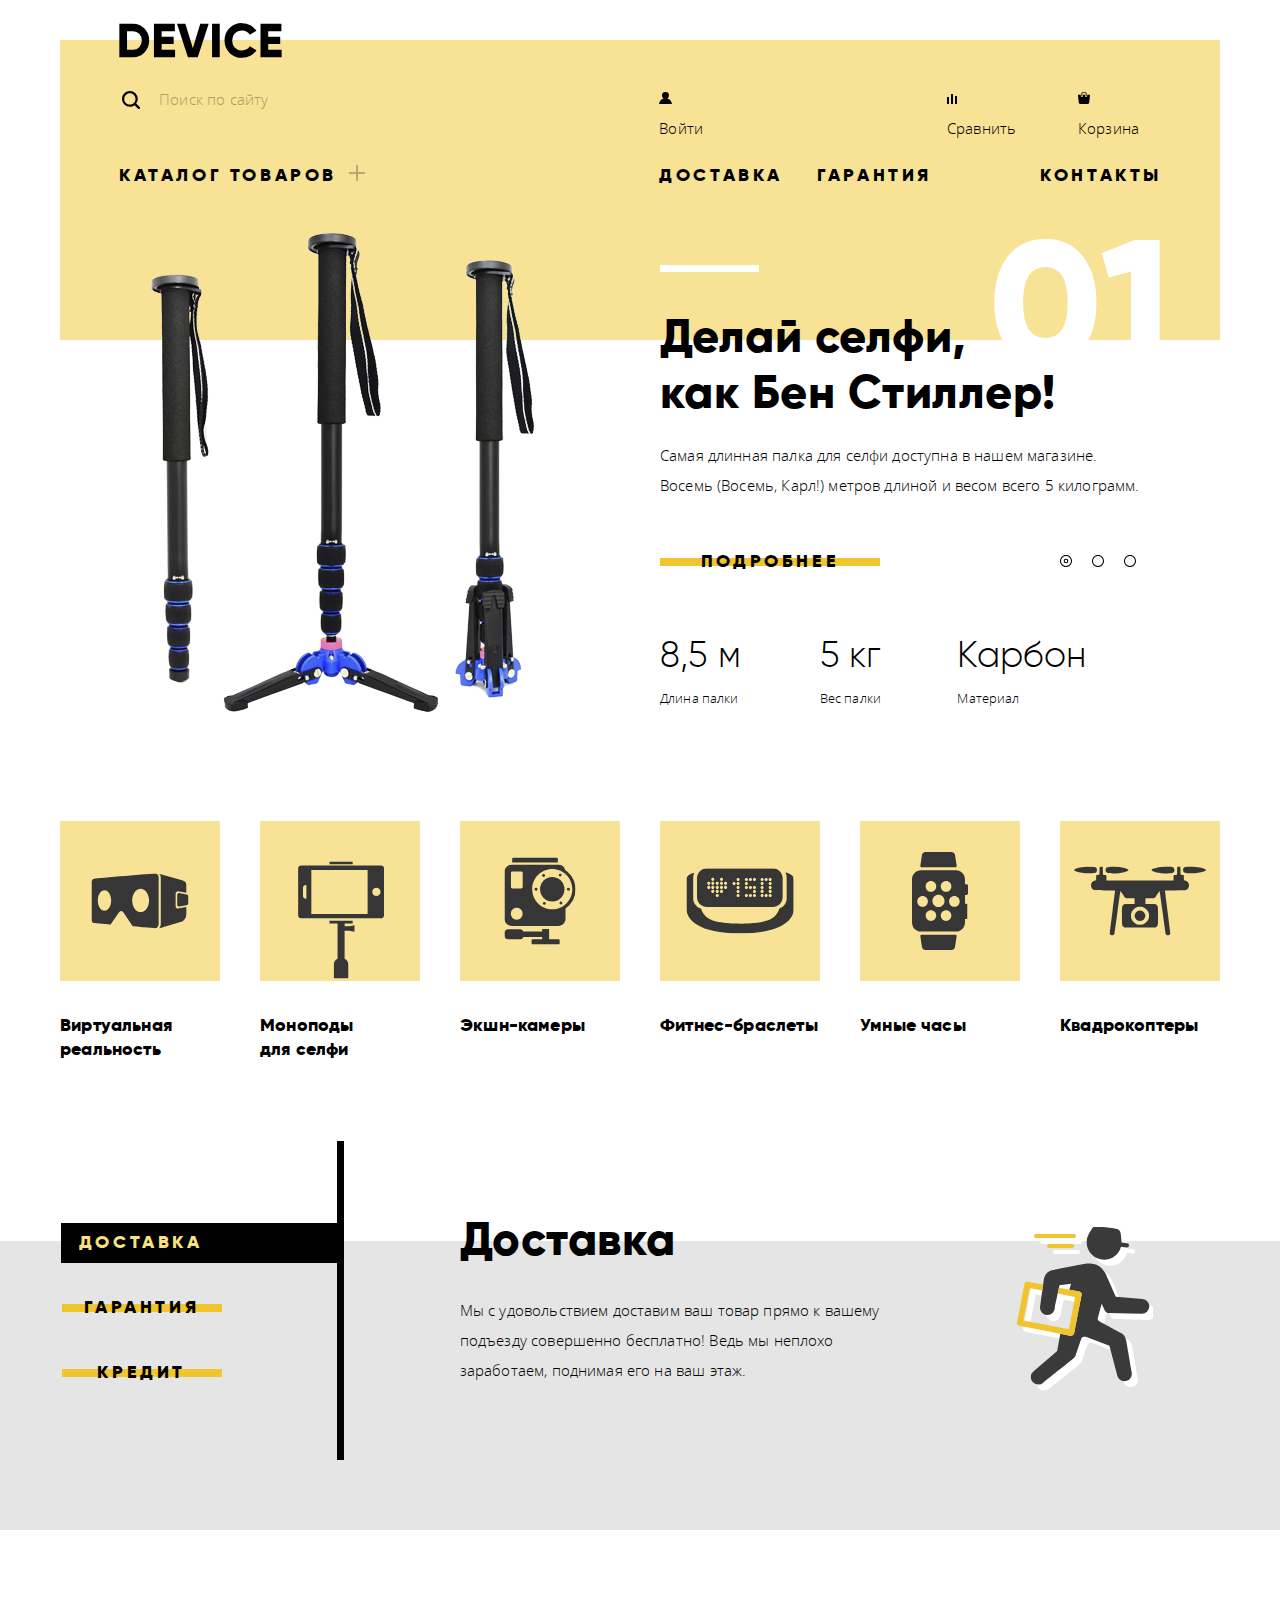
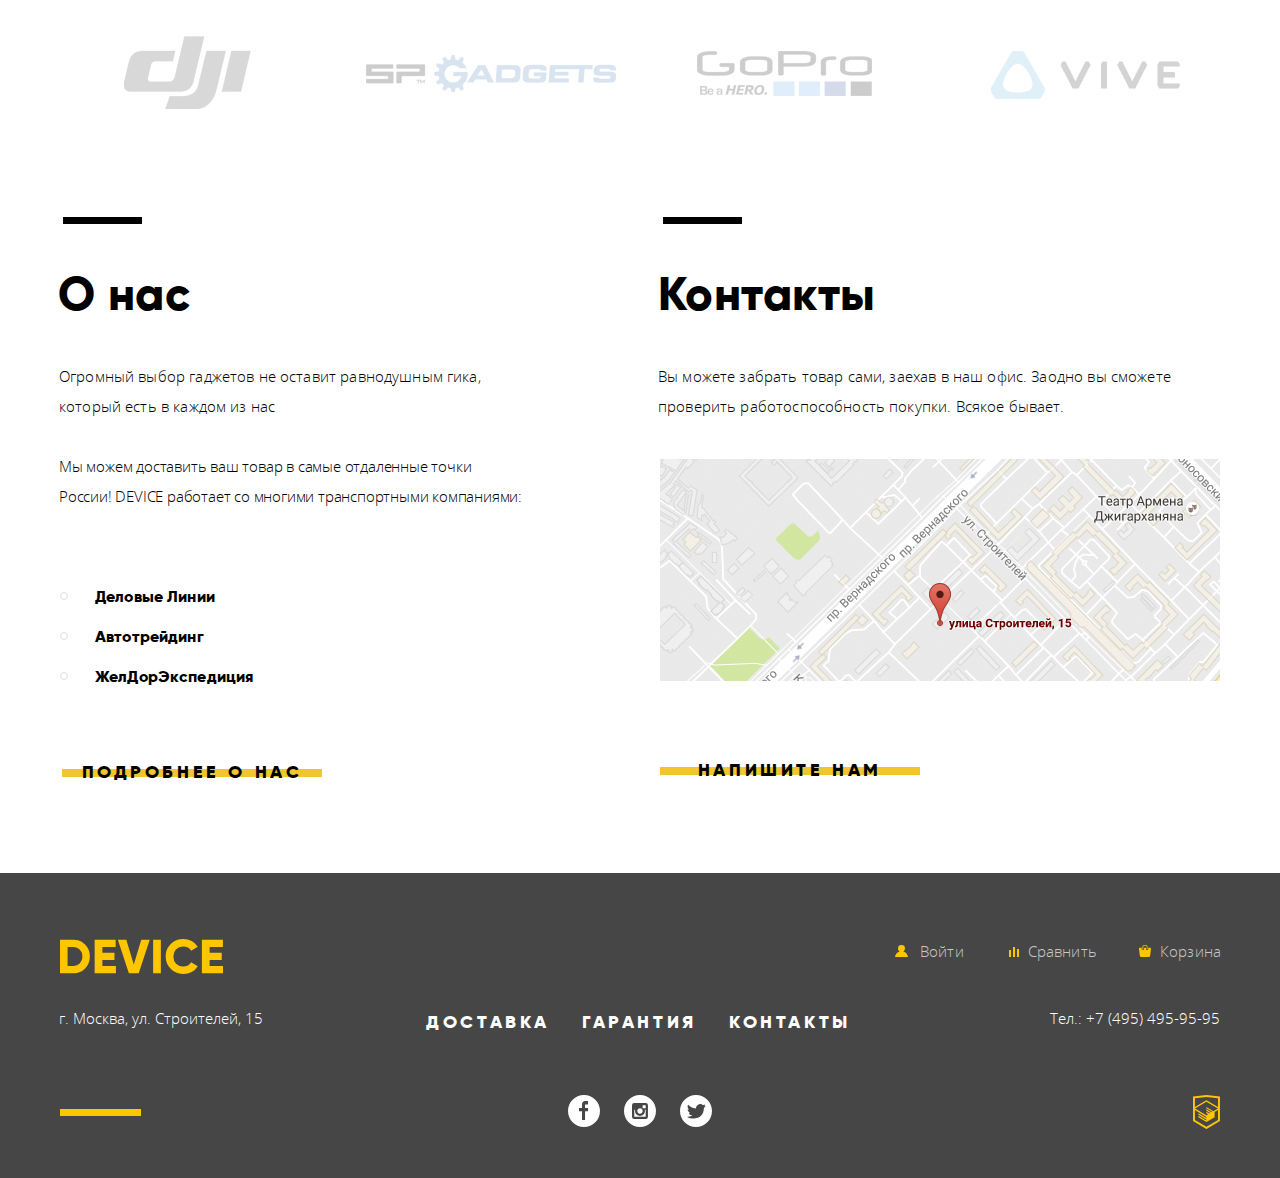
<file: index.html>
<!DOCTYPE html>
<html lang="ru">
  <head>
    <meta charset="utf-8">
    <title>HTML Academy: Девайс</title>
    <link rel="stylesheet" href="css/normalize.css">
    <link rel="stylesheet" href="css/mini.css">
  </head>
  <body>
    <div class="container">
      <header class="header">
        <nav class="main-navigation">
          <a class="header-logo">
            <svg xmlns="http://www.w3.org/2000/svg" viewBox="0 0 164 35" width="163" height="35">
              <g id="logo">
                <title>Логотип магазина Device</title>
                <path d="m0.35 0.7v33.6h13.532a15.723 15.723 0 0 0 11.72-4.824 16.464 16.464 0 0 0 4.712-11.976 16.465 16.465 0 0 0-4.712-11.976 15.723 15.723 0 0 0-11.72-4.824zm7.733 26.208v-18.819h5.8a8.648 8.648 0 0 1 6.5 2.568 9.412 9.412 0 0 1 2.489 6.84 9.41 9.41 0 0 1-2.489 6.84 8.646 8.646 0 0 1-6.5 2.568h-5.8zm34.8-5.952h12.082v-7.3h-12.086v-5.567h13.291v-7.389h-21.024v33.6h21.265v-7.392h-13.532v-5.952zm36.343 13.344 11.019-33.6h-8.458l-7.491 24.72-7.491-24.72h-8.457l11.019 33.6zm14.4 0h7.733v-33.6h-7.733zm38.615-1.416a15.514 15.514 0 0 0 6.041-5.688l-6.67-3.84a7.488 7.488 0 0 1-3.165 3.024 9.874 9.874 0 0 1-4.664 1.1 9.594 9.594 0 0 1-7.177-2.736 9.907 9.907 0 0 1-2.682-7.248 9.908 9.908 0 0 1 2.682-7.248 9.594 9.594 0 0 1 7.177-2.736 9.914 9.914 0 0 1 4.64 1.08 7.6 7.6 0 0 1 3.189 3.048l6.67-3.84a15.881 15.881 0 0 0-6.09-5.688 17.419 17.419 0 0 0-8.409-2.088 17.12 17.12 0 0 0-17.592 17.472 17.12 17.12 0 0 0 17.589 17.476 17.519 17.519 0 0 0 8.458-2.088zm17.881-11.928h12.082v-7.3h-12.085v-5.567h13.29v-7.389h-21.022v33.6h21.264v-7.392h-13.532v-5.952z"/>
              </g>
            </svg>
          </a>
          <ul class="user-navigation">
            <li class="item-navigation">
              <form class="item-navigation-form" method="get" action="echo.htmlacademy.ru">
                <svg class="icon-user-nav icon" xmlns="http://www.w3.org/2000/svg" width="16" height="16" viewBox="0 0 16 16">
                  <path d="M15.7 14.3l-3.104-3.104A6.979 6.979 0 0 0 14 7a7 7 0 1 0-7 7 6.963 6.963 0 0 0 4.193-1.404L14.3 15.7c.185.184.38.3.7.3a1 1 0 0 0 1-1 .93.93 0 0 0-.3-.7zM2 7c0-2.762 2.238-5 5-5s5 2.238 5 5-2.238 5-5 5-5-2.238-5-5z"/>
                </svg>
                <input type="search" name="q" placeholder="Поиск по сайту">
                <button type="submit" value="">Найти</button>
              </form>
            </li>
            <li class="item-navigation">
              <a href="#">
                <svg class="icon-user-nav icon-2" xmlns="http://www.w3.org/2000/svg" width="13" height="12" viewBox="0 0 13 12">
                  <g id="user">
                    <path d="M.032 12h12.937c-.163-2.643-2.074-4.837-4.671-5.543a3.47 3.47 0 0 0 1.687-2.972 3.485 3.485 0 0 0-6.97 0c0 1.264.68 2.361 1.688 2.972C2.106 7.163.194 9.357.032 12z"/>
                  </g>
                </svg>Войти
              </a>
            </li>
            <li class="item-navigation">
              <a href="#">
                <svg class="icon-user-nav icon-3" xmlns="http://www.w3.org/2000/svg" width="10" height="10" viewBox="0 0 10 10">
                  <g id="campare">
                    <path d="M8 2h1.984v8H8zM0 3h1.984v7H0zM4 0h2v10H4z"/>
                  </g>
                </svg>Сравнить
              </a>
            </li>
            <li class="item-navigation">
              <a href="#">
                <svg  class="icon-user-nav icon-4" xmlns="http://www.w3.org/2000/svg" width="12" height="12" viewBox="0 0 12 12">
                  <g id="card">
                    <path d="M11.864 3.017a.429.429 0 0 0-.327-.154H9.225V4.09c0 .563-.484 1.022-1.08 1.022-.594 0-1.078-.458-1.078-1.022V2.863H4.909V4.09c0 .563-.485 1.022-1.08 1.022-.595 0-1.078-.458-1.078-1.022V2.863H.438a.43.43 0 0 0-.327.154.472.472 0 0 0-.108.358l.776 7.134c.015.806.642 1.455 1.411 1.455h7.595c.77 0 1.396-.649 1.411-1.455l.776-7.134a.476.476 0 0 0-.108-.358z"/>
                    <path d="M3.829 4.499c.239 0 .433-.184.433-.409V1.84c0-.632.672-1.022 1.295-1.022h1.079c.655 0 1.078.401 1.078 1.022v2.25c0 .225.194.409.431.409.239 0 .433-.184.433-.409V1.84C8.577.773 7.761 0 6.636 0H5.557c-1.19 0-2.159.826-2.159 1.84v2.25c0 .225.194.409.431.409z"/>
                  </g>
                </svg>Корзина
              </a>
            </li>
          </ul>
          <ul class="site-navigation">
            <li class="menu-navigation"><a class="plus-link" href="#">Каталог товаров</a>
              <ul class="sub-menu">
                <li><a href="#">Виртуальная реальность</a></li>
                <li><a href="catalog.html">Моноподы для селфи</a></li>
                <li><a href="#">Экшн-камеры</a></li>
                <li><a href="#">Фитнес-браслеты</a></li>
                <li><a href="#">Умные часы</a></li>
                <li><a href="#">Квадрокоптеры</a></li>
              </ul>
            </li>
            <li class="menu-navigation"><a href="#">Доставка</a></li>
            <li class="menu-navigation"><a href="#">Гарантия</a></li>
            <li class="menu-navigation"><a href="#">Контакты</a></li>
          </ul>
        </nav>
      </header>
    </div>
    <main>
      <div class="container">
        <div class="preview-container">
          <section class="preivew-items">
            <h1 class="visually-hidden">Цифровая электроника</h1>
            <ul class="preivew-list">
              <li class="preivew-list-item">
                <div class="slide-item">
                  <img src="img//header/longmax-selfi.png" alt="Самая длинная селфи-палка" width="384" height="486">
                  <div class="slide-container">
                    <h2>Делай селфи, как Бен Стиллер!</h2>
                    <p>Самая длинная палка для селфи доступна в нашем магазине. Восемь (Восемь, Карл!) метров длиной и весом всего 5 килограмм.</p>
                    <a class="btn" href="#">Подробнее</a>
                    <table class="preivew-table">
                      <tr class="table-item">
                        <td class="table-item-date">8,5 м</td>
                        <td>5 кг</td>
                        <td>Карбон</td>
                      </tr>
                      <tr>
                        <td>Длина палки</td>
                        <td>Вес палки</td>
                        <td>Материал</td>
                      </tr>
                    </table>
                  </div>    
                </div>
              </li>
              <li class="preivew-list-item">
                <div class="slide-item">
                  <img src="img/preivew-items/slider-2.png" alt="Умные часы" width="345" height="485">
                  <div class="slide-container">
                    <h2>Худеем правильно!</h2>
                    <p>Мотивирующие фитнес-браслеты помогут найти в себе силы не пропускать занятия и соблюдать диету.</p>
                    <a class="btn" href="#">Подробнее</a>
                    <table class="preivew-table">
                      <tr class="table-item">
                        <td class="table-item-date">48 часов</td>
                      </tr>
                      <tr>
                        <td>Без подзарядки</td>
                      </tr>
                    </table>
                  </div>
                </div>
              </li>
              <li class="preivew-list-item">
                <div class="slide-item">
                  <img src="img/preivew-items/slider-3.png" alt="Квадрокоптер" width="526" height="334">
                  <div class="slide-container">
                    <h2>Порхает как бабочка, жалит как пчела!</h2>
                    <p>Этот обычный, на первый взгляд квадрокоптер оснащен мощным лазером, замаскированным под стандартную камеру.</p>
                    <a class="btn" href="#">Подробнее</a>
                    <table class="preivew-table">
                      <tr class="table-item">
                        <td class="table-item-date">800 м</td>
                        <td>50 м</td>
                      </tr>
                      <tr>
                        <td>Дальность полета</td>
                        <td>Радиус поражения</td>
                      </tr>
                    </table>
                  </div>
                </div>
              </li>
            </ul>
            <div class="slider">
              <ul class="btn-toggle container-flex">
                <li class="btn-active"></li>
                <li></li>
                <li></li>
              </ul>
            </div>
          </section>
        </div>
        <section class="popular-items">
          <h2 class="visually-hidden">Популярные товаров</h2>
          <ul>
            <li>
              <a class="popular-link" href="#">
                <svg xmlns="http://www.w3.org/2000/svg" width="97" height="55" viewBox="0 0 97 55">
                  <g fill="#363636">
                    <title>Виртуальная реальность</title>
                    <path d="M84.131 32.639V20.003c0-1.309 1.045-2.37 2.335-2.37l8.326 1.581V11.02c0-2.355-1.708-3.431-4.202-4.265L67.403.175c1.616 1.391 1.889 2.04 1.889 4.396V49.78c0 2.356-.45 4.066-1.967 5.21l23.265-7.065c2.401-.833 4.202-4.216 4.202-6.572V33.44l-8.326 1.567c-1.29.002-2.335-1.06-2.335-2.368z"/>
                    <path d="M95.129 20.979l-7.598-1.444c-1.008 0-1.824.829-1.824 1.851v9.868c0 1.023.816 1.852 1.824 1.852l7.598-1.431c1.154-.419 1.824-.829 1.824-1.852V22.83c0-1.022-.766-1.507-1.824-1.851zM67.17 4.483c0-5.08-4.232-4.459-4.232-4.459S5.832 4.738 2.838 5.145.001 9.532.001 9.532L0 45.812c0 3.743 2.599 3.753 2.599 3.753l16.477 1.403L27.212 39.3s1.109-1.828 2.505-1.828c1.397 0 2.432 1.861 2.432 1.861l9.061 13.521s18.895 1.909 22.521 1.909c3.626-.001 3.439-5.024 3.439-5.024V4.483zM12.982 37.192c-3.698 0-6.696-4.601-6.696-10.275s2.998-10.275 6.696-10.275c3.698 0 6.696 4.601 6.696 10.275s-2.998 10.275-6.696 10.275zm36.158 1.426c-4.662 0-8.441-5.239-8.441-11.701 0-6.463 3.78-11.702 8.441-11.702 4.662 0 8.442 5.239 8.442 11.702 0 6.462-3.78 11.701-8.442 11.701z"/>
                  </g>
                </svg>
                <span>Виртуальная реальность</span>
              </a>
            </li>
            <li>
              <a class="popular-link" href="catalog.html">
                <svg class="popular-monopod" xmlns="http://www.w3.org/2000/svg" width="86" height="117" viewBox="0 0 86 117">
                  <g fill="#363636">
                    <title>Моноподы для селфи</title>
                    <path d="M82.821 4.011H3.33A3.188 3.188 0 0 0 .142 7.199v46.413a3.187 3.187 0 0 0 3.188 3.189h79.492a3.188 3.188 0 0 0 3.189-3.189V7.199a3.189 3.189 0 0 0-3.19-3.188zM8.392 37.236h-.226a3.19 3.19 0 0 1-3.189-3.189v-7.283a3.188 3.188 0 0 1 3.189-3.188h.226v13.66zm61.231 15.172H13.341V8.402h56.282v44.006zM78.4 34.552c-2.289 0-4.146-1.855-4.146-4.147s1.856-4.147 4.146-4.147a4.146 4.146 0 1 1 0 8.294zM31.497 0h23.157v2.758H31.497zM46.608 64.861v-2.973h8.046V59.13H31.498v2.758h8.045v35.246a6.068 6.068 0 0 0-3.635 5.559V117h14.335v-14.307a6.062 6.062 0 0 0-3.636-5.557v-27.99h4.796l5.051 1.213v-6.711l-5.051 1.213h-4.795z"/>
                  </g>
                </svg>
                <span>Моноподы<br> для селфи</span>
              </a>
            </li>
            <li>
              <a class="popular-link" href="#">
                <svg xmlns="http://www.w3.org/2000/svg" width="71" height="87" viewBox="0 0 71 87">
                  <g fill="#363636">
                    <title>Экшн-камеры</title>
                    <path d="M53.349 1.49c0-.736-.578-1.49-1.311-1.49H9.053C8.32 0 7.672.754 7.672 1.49v3.522h45.676V1.49zM54.202 81.809h-9.597V71.426h-6.958v2.507H18.774c-.537-1.254-1.757-2.148-3.181-2.148H3.559C1.642 71.784 0 73.387 0 75.311v3.018c0 1.924 1.642 3.48 3.559 3.48h12.035c1.511 0 2.792-.896 3.269-2.326h18.785v2.326H28.13c-.533 0-1.01.437-1.01.972v3.172c0 .535.478 1.048 1.01 1.048h26.072c.533 0 .93-.513.93-1.048V82.78c0-.535-.397-.971-.93-.971zM60.666 12.39a7.037 7.037 0 0 0-6.771-5.05H7.148C3.25 7.34 0 10.449 0 14.361v46.9c0 3.912 3.25 7.121 7.148 7.121h46.747c3.898 0 7.126-3.209 7.126-7.121V50.915a23.228 23.228 0 0 0 10.001-19.164c-.001-8.079-4.132-15.181-10.356-19.361zM12.238 62.151c-3.259 0-5.901-2.65-5.901-5.921 0-3.27 2.642-5.922 5.901-5.922s5.902 2.652 5.902 5.922c0 3.271-2.643 5.921-5.902 5.921zm5.961-32.605a1.42 1.42 0 0 1-1.418 1.422h-8.94a1.42 1.42 0 0 1-1.418-1.422v-14.16a1.42 1.42 0 0 1 1.418-1.423h8.939a1.42 1.42 0 0 1 1.418 1.423v14.16zm29.563 22.312c-11.076 0-20.057-9.01-20.057-20.123s8.98-20.124 20.057-20.124c11.077 0 20.058 9.01 20.058 20.124s-8.981 20.123-20.058 20.123z"/>
                    <ellipse cx="47.762" cy="31.735" rx="12.188" ry="12.229"/>
                    <circle cx="31.562" cy="31.736" r="1.435"/>
                    <circle cx="63.963" cy="31.736" r="1.435"/>
                    <circle cx="39.109" cy="17.994" r="1.435"/>
                    <ellipse cx="56.415" cy="45.476" rx="1.43" ry="1.436"/>
                    <circle cx="55.697" cy="17.565" r="1.435"/>
                    <circle cx="39.828" cy="45.906" r="1.435"/>
                  </g>
                </svg>
                <span>Экшн-камеры</span>
              </a>
            </li>
            <li>
              <a class="popular-link" href="#">
                <svg version="1.1" id="Layer_1" xmlns="http://www.w3.org/2000/svg" xmlns:xlink="http://www.w3.org/1999/xlink" x="0px" y="0px"
                   width="107px" height="65px" viewBox="0 0 107 65" enable-background="new 0 0 107 65" xml:space="preserve">
                  <g>
                    <title>Фитнес-браслеты</title>
                    <path fill="#363636" d="M98.967,4.074c0.752,1.441,1.209,3.08,1.209,4.818v21.102c0,4.616-3.092,8.527-7.246,9.9
                    c-1.325,3.987-3.778,7.854-8.051,10.432c-8.676,5.231-31.124,4.837-31.198,4.837c-0.078,0-22.513,0.395-31.189-4.837
                    c-4.216-2.545-6.708-6.347-8.042-10.279c-4.418-1.209-7.756-5.251-7.756-10.053V8.893c0-1.688,0.427-3.282,1.139-4.693
                    C4.17,5.109,0,6.918,0,10.434c0,6.243,0,25.687,0,29.983C0,50.668,11.839,64.85,53.657,64.85c41.82,0,53.657-14.182,53.657-24.433
                    c0-4.296,0-23.74,0-29.983C107.313,6.75,102.738,4.94,98.967,4.074z"/>
                    <path fill="#363636" d="M20.561,38.459h65.523c5.564,0,10.074-4.513,10.074-10.077V9.935c0-5.563-4.51-10.075-10.074-10.075H20.561
                    c-5.564,0-10.075,4.511-10.075,10.075v18.447C10.486,33.946,14.997,38.459,20.561,38.459z M83.695,9.468
                    c0.867,0,1.569,0.703,1.569,1.57c0,0.866-0.702,1.569-1.569,1.569s-1.568-0.703-1.568-1.569
                    C82.127,10.17,82.828,9.468,83.695,9.468z M83.695,13.507c0.867,0,1.569,0.703,1.569,1.568c0,0.867-0.702,1.569-1.569,1.569
                    s-1.568-0.702-1.568-1.569C82.127,14.21,82.828,13.507,83.695,13.507z M83.695,17.546c0.867,0,1.569,0.702,1.569,1.569
                    c0,0.866-0.702,1.569-1.569,1.569s-1.568-0.703-1.568-1.569C82.127,18.248,82.828,17.546,83.695,17.546z M83.695,21.373
                    c0.867,0,1.569,0.704,1.569,1.569c0,0.867-0.702,1.568-1.569,1.568s-1.568-0.701-1.568-1.568
                    C82.127,22.076,82.828,21.373,83.695,21.373z M83.695,25.412c0.867,0,1.569,0.702,1.569,1.569c0,0.865-0.702,1.568-1.569,1.568
                    s-1.568-0.704-1.568-1.568C82.127,26.114,82.828,25.412,83.695,25.412z M79.656,9.468c0.867,0,1.568,0.703,1.568,1.57
                    c0,0.866-0.701,1.569-1.568,1.569c-0.865,0-1.568-0.703-1.568-1.569C78.088,10.17,78.791,9.468,79.656,9.468z M79.656,25.412
                    c0.867,0,1.568,0.702,1.568,1.569c0,0.865-0.701,1.568-1.568,1.568c-0.865,0-1.568-0.704-1.568-1.568
                    C78.088,26.114,78.791,25.412,79.656,25.412z M75.619,9.468c0.865,0,1.568,0.703,1.568,1.57c0,0.866-0.703,1.569-1.568,1.569
                    c-0.867,0-1.569-0.703-1.569-1.569C74.05,10.17,74.752,9.468,75.619,9.468z M75.619,13.507c0.865,0,1.568,0.703,1.568,1.568
                    c0,0.867-0.703,1.569-1.568,1.569c-0.867,0-1.569-0.702-1.569-1.569C74.05,14.21,74.752,13.507,75.619,13.507z M75.619,17.546
                    c0.865,0,1.568,0.702,1.568,1.569c0,0.866-0.703,1.569-1.568,1.569c-0.867,0-1.569-0.703-1.569-1.569
                    C74.05,18.248,74.752,17.546,75.619,17.546z M75.619,21.373c0.865,0,1.568,0.704,1.568,1.569c0,0.867-0.703,1.568-1.568,1.568
                    c-0.867,0-1.569-0.701-1.569-1.568C74.05,22.076,74.752,21.373,75.619,21.373z M75.619,25.412c0.865,0,1.568,0.702,1.568,1.569
                    c0,0.865-0.703,1.568-1.568,1.568c-0.867,0-1.569-0.704-1.569-1.568C74.05,26.114,74.752,25.412,75.619,25.412z M67.965,9.468
                    c0.867,0,1.568,0.703,1.568,1.57c0,0.866-0.701,1.569-1.568,1.569s-1.568-0.703-1.568-1.569C66.396,10.17,67.1,9.468,67.965,9.468z
                     M67.965,17.546c0.867,0,1.568,0.702,1.568,1.569c0,0.866-0.701,1.569-1.568,1.569s-1.568-0.703-1.568-1.569
                    C66.396,18.248,67.1,17.546,67.965,17.546z M67.965,21.427c0.867,0,1.568,0.701,1.568,1.568c0,0.865-0.701,1.569-1.568,1.569
                    s-1.568-0.704-1.568-1.569C66.396,22.128,67.1,21.427,67.965,21.427z M67.965,25.412c0.867,0,1.568,0.702,1.568,1.569
                    c0,0.865-0.701,1.568-1.568,1.568s-1.568-0.704-1.568-1.568C66.396,26.114,67.1,25.412,67.965,25.412z M63.926,9.468
                    c0.867,0,1.57,0.703,1.57,1.57c0,0.866-0.703,1.569-1.57,1.569c-0.865,0-1.569-0.703-1.569-1.569
                    C62.356,10.17,63.061,9.468,63.926,9.468z M63.926,17.546c0.867,0,1.57,0.702,1.57,1.569c0,0.866-0.703,1.569-1.57,1.569
                    c-0.865,0-1.569-0.703-1.569-1.569C62.356,18.248,63.061,17.546,63.926,17.546z M63.926,25.412c0.867,0,1.57,0.702,1.57,1.569
                    c0,0.865-0.703,1.568-1.57,1.568c-0.865,0-1.569-0.704-1.569-1.568C62.356,26.114,63.061,25.412,63.926,25.412z M59.888,9.468
                    c0.865,0,1.569,0.703,1.569,1.57c0,0.866-0.704,1.569-1.569,1.569c-0.867,0-1.568-0.703-1.568-1.569
                    C58.319,10.17,59.021,9.468,59.888,9.468z M59.888,13.507c0.865,0,1.569,0.703,1.569,1.568c0,0.867-0.704,1.569-1.569,1.569
                    c-0.867,0-1.568-0.702-1.568-1.569C58.319,14.21,59.021,13.507,59.888,13.507z M59.888,17.546c0.865,0,1.569,0.702,1.569,1.569
                    c0,0.866-0.704,1.569-1.569,1.569c-0.867,0-1.568-0.703-1.568-1.569C58.319,18.248,59.021,17.546,59.888,17.546z M59.888,25.412
                    c0.865,0,1.569,0.702,1.569,1.569c0,0.865-0.704,1.568-1.569,1.568c-0.867,0-1.568-0.704-1.568-1.568
                    C58.319,26.114,59.021,25.412,59.888,25.412z M51.598,9.468c0.867,0,1.569,0.703,1.569,1.57c0,0.866-0.702,1.569-1.569,1.569
                    c-0.867,0-1.568-0.703-1.568-1.569C50.029,10.17,50.731,9.468,51.598,9.468z M51.598,13.507c0.867,0,1.569,0.703,1.569,1.568
                    c0,0.867-0.702,1.569-1.569,1.569c-0.867,0-1.568-0.702-1.568-1.569C50.029,14.21,50.731,13.507,51.598,13.507z M51.598,17.546
                    c0.867,0,1.569,0.702,1.569,1.569c0,0.866-0.702,1.569-1.569,1.569c-0.867,0-1.568-0.703-1.568-1.569
                    C50.029,18.248,50.731,17.546,51.598,17.546z M51.598,21.427c0.867,0,1.569,0.701,1.569,1.568c0,0.865-0.702,1.569-1.569,1.569
                    c-0.867,0-1.568-0.704-1.568-1.569C50.029,22.128,50.731,21.427,51.598,21.427z M51.598,25.412c0.867,0,1.569,0.702,1.569,1.569
                    c0,0.865-0.702,1.568-1.569,1.568c-0.867,0-1.568-0.704-1.568-1.568C50.029,26.114,50.731,25.412,51.598,25.412z M47.559,13.507
                    c0.867,0,1.568,0.703,1.568,1.568c0,0.867-0.701,1.569-1.568,1.569s-1.569-0.702-1.569-1.569
                    C45.99,14.21,46.691,13.507,47.559,13.507z M39.057,13.295c0.865,0,1.569,0.703,1.569,1.568c0,0.867-0.704,1.569-1.569,1.569
                    c-0.867,0-1.571-0.703-1.571-1.569C37.486,13.998,38.189,13.295,39.057,13.295z M39.057,17.333c0.865,0,1.569,0.703,1.569,1.57
                    c0,0.866-0.704,1.57-1.569,1.57c-0.867,0-1.571-0.704-1.571-1.57C37.486,18.036,38.189,17.333,39.057,17.333z M35.018,9.255
                    c0.865,0,1.568,0.703,1.568,1.57c0,0.866-0.704,1.568-1.568,1.568c-0.867,0-1.569-0.703-1.569-1.568
                    C33.449,9.958,34.15,9.255,35.018,9.255z M35.018,13.295c0.865,0,1.568,0.703,1.568,1.568c0,0.867-0.704,1.569-1.568,1.569
                    c-0.867,0-1.569-0.703-1.569-1.569C33.449,13.998,34.15,13.295,35.018,13.295z M35.018,17.333c0.865,0,1.568,0.703,1.568,1.57
                    c0,0.866-0.704,1.57-1.568,1.57c-0.867,0-1.569-0.704-1.569-1.57C33.449,18.036,34.15,17.333,35.018,17.333z M35.018,21.373
                    c0.865,0,1.568,0.704,1.568,1.569c0,0.867-0.704,1.568-1.568,1.568c-0.867,0-1.569-0.701-1.569-1.568
                    C33.449,22.076,34.15,21.373,35.018,21.373z M30.764,13.295c0.867,0,1.569,0.703,1.569,1.568c0,0.867-0.702,1.569-1.569,1.569
                    c-0.867,0-1.568-0.703-1.568-1.569C29.196,13.998,29.897,13.295,30.764,13.295z M30.764,17.333c0.867,0,1.569,0.703,1.569,1.57
                    c0,0.866-0.702,1.57-1.569,1.57c-0.867,0-1.568-0.704-1.568-1.57C29.196,18.036,29.897,17.333,30.764,17.333z M30.764,21.373
                    c0.867,0,1.569,0.704,1.569,1.569c0,0.867-0.702,1.568-1.569,1.568c-0.867,0-1.568-0.701-1.568-1.568
                    C29.196,22.076,29.897,21.373,30.764,21.373z M30.764,25.412c0.867,0,1.569,0.702,1.569,1.569c0,0.865-0.702,1.568-1.569,1.568
                    c-0.867,0-1.568-0.704-1.568-1.568C29.196,26.114,29.897,25.412,30.764,25.412z M26.3,9.255c0.867,0,1.571,0.703,1.571,1.57
                    c0,0.866-0.704,1.568-1.571,1.568c-0.865,0-1.569-0.703-1.569-1.568C24.731,9.958,25.435,9.255,26.3,9.255z M26.3,13.295
                    c0.867,0,1.571,0.703,1.571,1.568c0,0.867-0.704,1.569-1.571,1.569c-0.865,0-1.569-0.703-1.569-1.569
                    C24.731,13.998,25.435,13.295,26.3,13.295z M26.3,17.333c0.867,0,1.571,0.703,1.571,1.57c0,0.866-0.704,1.57-1.571,1.57
                    c-0.865,0-1.569-0.704-1.569-1.57C24.731,18.036,25.435,17.333,26.3,17.333z M26.3,21.373c0.867,0,1.571,0.704,1.571,1.569
                    c0,0.867-0.704,1.568-1.571,1.568c-0.865,0-1.569-0.701-1.569-1.568C24.731,22.076,25.435,21.373,26.3,21.373z M22.263,13.295
                    c0.865,0,1.569,0.703,1.569,1.568c0,0.867-0.704,1.569-1.569,1.569c-0.867,0-1.569-0.703-1.569-1.569
                    C20.694,13.998,21.396,13.295,22.263,13.295z M22.263,17.333c0.865,0,1.569,0.703,1.569,1.57c0,0.866-0.704,1.57-1.569,1.57
                    c-0.867,0-1.569-0.704-1.569-1.57C20.694,18.036,21.396,17.333,22.263,17.333z"/>
                  </g>
                </svg>
                <span>Фитнес-браслеты</span>
              </a>
            </li>
            <li>
              <a class="popular-link" href="#">
                <svg xmlns="http://www.w3.org/2000/svg" width="56" height="98" viewBox="0 0 56 98">
                  <g fill="#363636">
                    <title>Умные часы</title>
                    <path d="M54.494 32.197h-1.515v-4.64c0-5.052-4.087-9.186-9.082-9.186H9.082C4.086 18.372 0 22.505 0 27.557v42.868c0 5.052 4.087 9.185 9.083 9.185h34.815c4.995 0 9.082-4.133 9.082-9.185V67.01h1.515a.764.764 0 0 0 .757-.764V52.467a.765.765 0 0 0-.757-.766H52.98v-8.788h1.515c.832 0 1.514-.688 1.514-1.531v-7.654a1.529 1.529 0 0 0-1.515-1.531zm-20.412-3.109c2.926 0 5.299 2.398 5.299 5.358s-2.373 5.358-5.299 5.358-5.298-2.398-5.298-5.358 2.372-5.358 5.298-5.358zm-15.137 0c2.925 0 5.298 2.398 5.298 5.358s-2.373 5.358-5.298 5.358c-2.926 0-5.298-2.398-5.298-5.358s2.372-5.358 5.298-5.358zM5.297 49.397c0-2.959 2.371-5.358 5.298-5.358 2.926 0 5.298 2.399 5.298 5.358 0 2.959-2.373 5.358-5.298 5.358-2.927.001-5.298-2.399-5.298-5.358zm13.648 19.497c-2.926 0-5.298-2.398-5.298-5.358s2.372-5.358 5.298-5.358c2.925 0 5.298 2.398 5.298 5.358s-2.373 5.358-5.298 5.358zm1.49-19.903c0-3.382 2.711-6.124 6.055-6.124s6.055 2.742 6.055 6.124-2.711 6.124-6.055 6.124c-3.344-.001-6.055-2.742-6.055-6.124zm13.647 19.903c-2.926 0-5.298-2.398-5.298-5.358s2.372-5.358 5.298-5.358 5.299 2.398 5.299 5.358-2.373 5.358-5.299 5.358zm8.302-14.138c-2.927 0-5.298-2.399-5.298-5.358 0-2.959 2.371-5.358 5.298-5.358 2.926 0 5.298 2.399 5.298 5.358 0 2.958-2.372 5.358-5.298 5.358zM9.646 15.31h33.687c.843 0 1.432-.681 1.306-1.514L43.023 3.028l-.002-.002C42.771 1.362 41.189 0 39.506 0H13.474c-1.686 0-3.268 1.362-3.517 3.028L8.342 13.795c-.125.833.461 1.515 1.304 1.515zM43.333 82.671H9.646c-.843 0-1.429.683-1.304 1.516l1.615 10.767c.25 1.666 1.832 3.028 3.516 3.028h26.032c1.684 0 3.266-1.362 3.517-3.026v-.002l1.615-10.767c.128-.833-.461-1.516-1.304-1.516z"/>
                  </g>
                </svg>
                <span>Умные часы</span>
              </a>
            </li>
            <li>
              <a class="popular-link" href="#">
                <svg xmlns="http://www.w3.org/2000/svg" width="132" height="69" viewBox="0 0 132 69">
                  <g fill="#363636">
                    <title>Квадрокоптеры</title>
                    <path d="M12.052.258C6.507.745 1.838 1.85.575 2.93c-.722.616-.722.616-.232 1.156.644.72 3.713 1.645 7.247 2.237 3.998.668 12.51.693 13.724.051 1.211-.668 1.624-1.414 1.624-2.981 0-1.619-.62-2.416-2.218-2.853C19.274.154 14.94 0 12.052.258zM25.774.488c-.129.283-.258 2.108-.258 4.112 0 4.061.155 3.778-2.192 3.933l-1.03.077-.13 2.545-.129 2.544-1.186.283c-2.58.668-4 2.595-3.792 5.294.128 1.927 1.03 3.341 2.579 4.087 1.109.513 1.47.538 11.246.538 5.545 0 10.137.079 10.188.18.051.13-1.11 9.408-2.58 20.64-1.444 11.23-2.682 20.997-2.708 21.666-.051 1.617.826 2.62 2.348 2.62 1.237 0 2.012-.64 2.321-1.9.13-.514 1.496-10.334 3.018-21.822 1.522-11.463 2.863-20.869 2.94-20.869.104 0 1.084 1.413 2.193 3.136 2.94 4.626 2.399 4.317 7.635 4.317h4.359v5.63l-5.133.077c-4.72.077-5.21.127-5.881.615-1.573 1.157-1.625 1.415-1.625 10.977 0 9.534.026 9.792 1.522 11.05l.851.695H81.695l.851-.696c1.496-1.257 1.52-1.515 1.52-11.05 0-9.56-.05-9.819-1.622-10.976-.671-.488-1.161-.538-5.882-.615l-5.132-.077v-5.63h4.36c5.234 0 4.693.309 7.633-4.317 1.11-1.723 2.09-3.136 2.194-3.136.076 0 1.418 9.406 2.94 20.869 1.522 11.488 2.889 21.308 3.018 21.821.31 1.26 1.082 1.902 2.321 1.902 1.521 0 2.4-1.004 2.347-2.621-.026-.67-1.264-10.436-2.71-21.666-1.468-11.232-2.63-20.51-2.577-20.64.05-.101 4.641-.18 10.19-.18 9.774 0 10.135-.025 11.243-.538 1.548-.746 2.45-2.16 2.58-4.087.206-2.699-1.212-4.626-3.792-5.294l-1.187-.283-.127-2.544-.13-2.545-1.031-.077c-2.347-.155-2.194.128-2.194-3.933 0-2.004-.128-3.829-.257-4.112-.206-.36-.543-.488-1.367-.488-.619 0-1.238.128-1.42.309-.206.205-.31 1.465-.31 3.932 0 2.467-.102 3.727-.309 3.932-.18.18-.901.308-1.65.308-1.625 0-1.65.052-1.65 3.11v2.287H32.48v-2.287c0-3.058-.024-3.11-1.65-3.11-.748 0-1.47-.129-1.65-.308-.207-.205-.31-1.465-.31-3.932 0-2.467-.103-3.727-.31-3.932-.18-.18-.8-.309-1.418-.309-.825 0-1.16.128-1.368.488zm42.843 40.12c2.889.899 5.392 3.393 6.166 6.168.439 1.543.31 4.216-.284 5.784-.696 1.875-2.685 4.01-4.565 4.935-1.29.642-1.754.719-3.921.719s-2.631-.077-3.92-.719c-1.885-.926-3.87-3.06-4.567-4.935-.592-1.568-.722-4.24-.283-5.784.748-2.723 3.25-5.27 6.061-6.168 2.012-.642 3.3-.642 5.313 0z"/>
                    <path d="M63.794 44.438c-2.037.925-3.507 3.649-3.069 5.73.774 3.677 4.823 5.553 7.996 3.702 1.985-1.158 2.99-3.547 2.45-5.783-.568-2.39-2.734-4.138-5.158-4.138-.646 0-1.626.232-2.22.489zM36.092.154c-3.92.668-4.513 1.131-4.513 3.444 0 1.825.463 2.416 2.268 2.956 1.55.462 7.172.514 10.5.128 6.86-.822 11.321-2.544 9.698-3.752-1.265-.9-4.902-1.876-9.054-2.39-2.475-.308-7.996-.54-8.9-.386zM89.484.258C83.165.848 77.62 2.339 77.62 3.444c0 1.722 7.84 3.47 15.63 3.495 5.804 0 7.196-.642 7.196-3.34 0-1.825-.619-2.622-2.373-3.085C96.423.103 92.398 0 89.484.258zM112.776.283c-1.78.231-3.018.77-3.43 1.491-.387.77-.31 2.904.154 3.572.928 1.31 1.652 1.465 7.068 1.465 3.661 0 5.802-.129 7.867-.488 3.534-.592 6.603-1.517 7.248-2.237.49-.54.49-.54-.233-1.156-1.34-1.13-5.958-2.185-11.916-2.672-3.481-.283-4.488-.283-6.758.025z"/>
                  </g>
                </svg>
                <span>Квадрокоптеры</span>
              </a>
            </li>
          </ul>
        </section>
      </div>
      <div class="additional-information-container">
        <section class="additional-information">
          <h2 class="visually-hidden">Дополнительная информация</h2>
          <ul class="information-list">
            <li class="btn active-item"><input type="radio" checked>Доставка</li>
            <li class="btn"><input type="radio">Гарантия</li>
            <li class="btn"><input type="radio">Кредит</li>
          </ul>
          <div class="additional-item">
            <h3>Доставка</h3>
            <p>
              Мы с удовольствием доставим ваш товар прямо к вашему подъезду совершенно бесплатно! Ведь мы неплохо заработаем, поднимая его на ваш этаж.
            </p>
          </div>
          <div class="additional-item">
            <h3>Гарантия</h3>
            <p>
              Если из-за возгорания купленного у нас товара у вас сгорит дом — не переживайте, мы выдадим вам новый. Товар, не дом, конечно же.
            </p>
          </div>
          <div class="additional-item">
            <h3>Кредит</h3>
            <p>
              Залезть в долговую яму стало проще! Кредитные консультанты подберут для вас наиболее выгодные условия кредита. Выгодные для нашего банка, разумеется.
            </p>
          </div>
        </section>
      </div>
      <div class="container">
        <section class="company">
          <ul>
            <li class="company-item">
              <a class="company-link" href="#">
                <img class="logo-company" src="img/company/logo-1.jpg" alt="Dji" width="260" height="100">
                <img class="logo-color-company" src="img/company/logocolor-1.jpg" alt="Dji" width="260" height="100">
              </a>
            </li>
            <li>
              <a class="company-link" href="#">
                <img class="logo-company" src="img/company/logo-2.jpg" alt="SP Gadgets" width="260" height="100">
                <img class="logo-color-company" src="img/company/logocolor-2.jpg" alt="SP Gadgets" width="260" height="100">
              </a>
            </li>
            <li>
              <a class="company-link" href="#">
                <img class="logo-company" src="img/company/logo-3.jpg" alt="GoPro" width="260" height="100">
                <img class="logo-color-company" src="img/company/logocolor-3.jpg" alt="GoPro" width="260" height="100">
              </a>
            </li>
            <li>
              <a class="company-link" href="#">
                <img class="logo-company" src="img/company/logo-4.jpg" alt="Ive" width="260" height="100">
                <img class="logo-color-company" src="img/company/logocolor-4.jpg" alt="Ive" width="260" height="100">
              </a>
            </li>
          </ul>
        </section>
        <div class="wrapper-about-us">
          <section class="about-us">
            <h2>О нас</h2>
            <p>Огромный выбор гаджетов не оставит равнодушным гика, который есть в каждом из нас</p>
            <p>Мы можем доставить ваш товар в самые отдаленные точки России! DEVICE работает со многими транспортными компаниями:</p>
            <ul class="about-us-list">
              <li>Деловые Линии</li>
              <li>Автотрейдинг</li>
              <li>ЖелДорЭкспедиция</li>
            </ul>
            <a class="btn" href="#">Подробнее о нас</a>
          </section>
          <section class="contacts">
            <h2>Контакты</h2>
            <p>Вы можете забрать товар сами, заехав в наш офис. Заодно вы сможете проверить работоспособность покупки. Всякое бывает.</p>
            <a class="button-map" href="map.html">
              <img src="img/footer/map.jpg" alt="Наше местоположение" width="560" height="222">
            </a> 
            <a class="btn feedback" href="form.html">Напишите нам</a>
          </section>
        </div>
      </div>
    </main>
    <footer class="footer">
      <div class="container">
        <div class="footer-top">
          <a class="footer-logo">
            <svg xmlns="http://www.w3.org/2000/svg" width="163" height="35" viewBox="0 0 163 35">
              <title>Лого</title>
              <path fill="#ffc600" id="_-e-logo" d="M-.151.702v33.6h13.532a15.72 15.72 0 0 0 11.72-4.824 16.458 16.458 0 0 0 4.712-11.976 16.458 16.458 0 0 0-4.712-11.976A15.723 15.723 0 0 0 13.381.702H-.151zM7.582 26.91V8.091h5.8a8.646 8.646 0 0 1 6.5 2.568 9.407 9.407 0 0 1 2.489 6.84 9.406 9.406 0 0 1-2.489 6.84 8.642 8.642 0 0 1-6.5 2.568h-5.8zm34.8-5.952h12.082v-7.3H42.378V8.091h13.291V.702H34.645v33.6H55.91V26.91H42.378v-5.952zm36.343 13.344L89.744.702h-8.458l-7.491 24.72L66.304.702h-8.457l11.019 33.6h9.859zm14.4 0h7.733V.702h-7.733v33.6zm38.615-1.416a15.506 15.506 0 0 0 6.041-5.688l-6.67-3.84a7.482 7.482 0 0 1-3.165 3.024 9.87 9.87 0 0 1-4.664 1.1 9.595 9.595 0 0 1-7.177-2.736 9.909 9.909 0 0 1-2.682-7.248 9.909 9.909 0 0 1 2.682-7.248 9.595 9.595 0 0 1 7.177-2.736 9.897 9.897 0 0 1 4.639 1.08 7.592 7.592 0 0 1 3.19 3.048l6.67-3.84a15.873 15.873 0 0 0-6.09-5.688 17.42 17.42 0 0 0-8.409-2.088c-9.779-.272-17.797 7.691-17.591 17.472-.208 9.781 7.809 17.747 17.588 17.476a17.52 17.52 0 0 0 8.458-2.088zm17.881-11.928h12.082v-7.3h-12.085V8.091h13.29V.702h-21.023v33.6h21.265V26.91h-13.532v-5.952z" class="cls-1" data-name="-e-logo"/>
            </svg>
          </a>
          <ul class="footer-top-list">
            <li class="footer-top-item">
              <a class="icon-footer" href="#">
                <svg class="footer-top-icon" xmlns="http://www.w3.org/2000/svg" width="13" height="12" viewBox="0 0 13 12">
                  <use xlink:href="#user" />
                </svg>Войти
              </a>
            </li>
            <li class="footer-top-item">
              <a class="icon-footer" href="#">
                <svg class="footer-top-icon" xmlns="http://www.w3.org/2000/svg" width="10" height="10" viewBox="0 0 10 10">
                  <use xlink:href="#campare" />
                </svg>Сравнить
              </a>
            </li>
            <li class="footer-top-item">
              <a class="icon-footer" href="#">
                <svg class="footer-top-icon" xmlns="http://www.w3.org/2000/svg" width="12" height="12" viewBox="0 0 12 12">
                  <use xlink:href="#card" />
                </svg>Корзина
              </a>
            </li>
          </ul>
        </div>
        <div class="footer-middle">
          <p>г. Москва, ул. Строителей, 15</p>
          <ul class="footer-middle-list">
            <li><a class="middle-item-menu" href="#">Доставка</a></li>
            <li><a class="middle-item-menu" href="#">Гарантия</a></li>
            <li><a class="middle-item-menu" href="#">Контакты</a></li>
          </ul>
          <a class="telefon" href="tel:+74954959595">Тел.: +7 (495) 495-95-95</a>
        </div>
        <div class="footer-bottom">
          <div class="decor"></div>
          <div class="group-social">
            <ul class="footer-bottom-list">
              <li>
                <a class="icon-social" href="#">
                  <svg xmlns="http://www.w3.org/2000/svg" width="32" height="32" viewBox="0 0 32 32">
                    <title>Facebook</title>
                    <path fill="#FFF" d="M16 0C7.164 0 0 7.163 0 16s7.164 16 16 16c8.837 0 16-7.164 16-16S24.837 0 16 0zm4.062 9.455h-3.021v3.444h3.021v3.445h-3.021v8.61H14.02v-8.61H11v-3.445h3.021V9.455c0-1.902 1.353-3.445 3.021-3.445h3.021v3.445z"/>
                  </svg>
                </a>
              </li>
              <li>
                <a class="icon-social" href="#">
                  <svg xmlns="http://www.w3.org/2000/svg" width="32" height="32" viewBox="0 0 32 32">
                    <g fill="#FFF">
                      <title>Instagram</title>
                      <path d="M20.916 16a4.938 4.938 0 1 1-9.877 0c0-.394.051-.773.138-1.14h-.897v6.838h11.396V14.86h-.897c.086.367.137.746.137 1.14z"/>
                      <path d="M15.978 18.659c1.466 0 2.659-1.193 2.659-2.659s-1.193-2.659-2.659-2.659c-1.466 0-2.659 1.193-2.659 2.659s1.192 2.659 2.659 2.659zM18.637 10.302h3.039v3.039h-3.039z"/>
                      <path d="M16 0C7.164 0 0 7.164 0 16c0 8.837 7.164 16 16 16 8.837 0 16-7.163 16-16 0-8.836-7.163-16-16-16zm7.955 21.698a2.285 2.285 0 0 1-2.279 2.279H10.279A2.285 2.285 0 0 1 8 21.698V10.302a2.286 2.286 0 0 1 2.279-2.279h11.396a2.286 2.286 0 0 1 2.279 2.279v11.396z"/>
                    </g>
                  </svg>
                </a>
              </li>
              <li>
                <a class="icon-social" href="#">
                  <svg xmlns="http://www.w3.org/2000/svg" width="32" height="32" viewBox="0 0 32 32">
                    <title>Twitter</title>
                    <path fill="#FFF" d="M16 0C7.164 0 0 7.164 0 16c0 8.837 7.164 16 16 16 8.837 0 16-7.163 16-16 0-8.836-7.163-16-16-16zm7.944 12.809c-.251 6.516-3.463 10.832-10.992 10.702h-.486c-.447 0-4.543-.443-5.344-1.823 2.479.19 4.247-.406 5.12-1.136-1.048-.289-2.923-.461-3.251-2.848.384.104.618.221 1.299.113-1.307-.824-2.758-1.519-2.679-3.643.311.317 1.164.518 1.46.457-.768-.233-2.149-3.244-.974-4.781 1.984 1.79 4.075 3.482 7.804 3.643.227-2.214 1.24-3.699 3.168-4.325 1.84-.479 3.255.26 3.901 1.138.737-.224 1.453-.466 2.193-.685-.004.833-.569 1.463-.935 1.709.747.165 1.423-.475 1.423-.475-.184.963-1.094 1.725-1.707 1.954z"/>
                  </svg>
                </a>
              </li>
            </ul>
          </div>
          <ul class="footer-html">
            <li>
              <a class="icon-social logo-html" href="https://htmlacademy.ru/intensive/htmlcss">
                <svg xmlns="http://www.w3.org/2000/svg" width="26.943" height="34.09" viewBox="0 0 26.943 34.09">
                  <title>Лого академии</title>
                  <path fill="#FFC600" d="M13.62.017L13.472 0 0 1.412v24.661l13.473 8.017 13.43-7.99.042-.025V1.412L13.62.017zm11.399 12.11L13.495 5.334l-.001-.104-.087.05-.088-.056v.109L1.925 12.118V3.147l11.548-1.212L25.02 3.147v8.98zm-11.614-5.34L24.923 13.5l-4.479 2.64-7.093-4.221-.014 1.415 5.904 3.513-.86.507-5.03-2.992-.014 1.415 3.827 2.275-.782.523-3.031-1.787-.014 1.413 1.853 1.091-1.8 1.081-11.356-6.751 11.371-6.835zm-11.48 8.34l11.411 6.791.016 1.044-7.942-4.728-.015 1.416 7.979 4.795.018 1.076-7.973-4.74-.013 1.414 8.021 4.822.046.025 8.143-4.872-.011-5.177 3.415-2.036v10.021L13.472 31.85 1.925 24.979v-9.852z"/>
                </svg>
              </a>
            </li>
          </ul>
        </div>
      </div>
    </footer>
    <section class="modal modal-feedback">
      <h2 class="visually-hidden">Напитише нам</h2>
      <form class="modal-feedback-form" action="https://echo.htmlacademy.ru" method="post">
        <p>
          <label for="user-name">Ваше имя:</label>
          <input id="user-name" type="text" name="user-name" placeholder="Имя Фамилия">
        </p>
        <p>
          <label for="user-email">Ваш e-mail:</label>
          <input id="user-email" type="email" name="user-email" placeholder="email@example.com">
        </p>
        <p>
          <label for="letter">Текст письма:</label>
          <textarea name="text" id="letter" cols="30" rows="10" placeholder="В свободной форме"></textarea>
        </p>
        <button class="btn" type="submit">Отправить</button>
        <button class="modal-close" type="button">
          <span class="visually-hidden">Закрыть</span>
        </button>
      </form>
    </section>
    <section class="modal modal-map">
      <h2 class="visually-hidden">Как до нас добраться</h2>
      <iframe src="https://www.google.com/maps/embed?pb=!1m18!1m12!1m3!1d2249.1125488779903!2d37.52742931660679!3d55.68703098053594!2m3!1f0!2f0!3f0!3m2!1i1024!2i768!4f13.1!3m3!1m2!1s0x46b54cf65f5c8955%3A0x694710ccd55501e!2z0YPQuy4g0KHRgtGA0L7QuNGC0LXQu9C10LksIDE1LCDQnNC-0YHQutCy0LAsINCg0L7RgdGB0LjRjywgMTE5MzEx!5e0!3m2!1sru!2sil!4v1572810781779!5m2!1sru!2sil" width="960" height="559" allowfullscreen>
      </iframe>
      <img src="img/footer/map-big.jpg" alt="Наше местоположение улица Строителей, 15, г. Москва" width="960" height="559">
      <button class="modal-close" type="button">
        <span class="visually-hidden">Закрыть</span>
      </button>
    </section>
    <script src="js/mini-script.js" type="text/javascript"></script>
  </body>
</html>
</file>
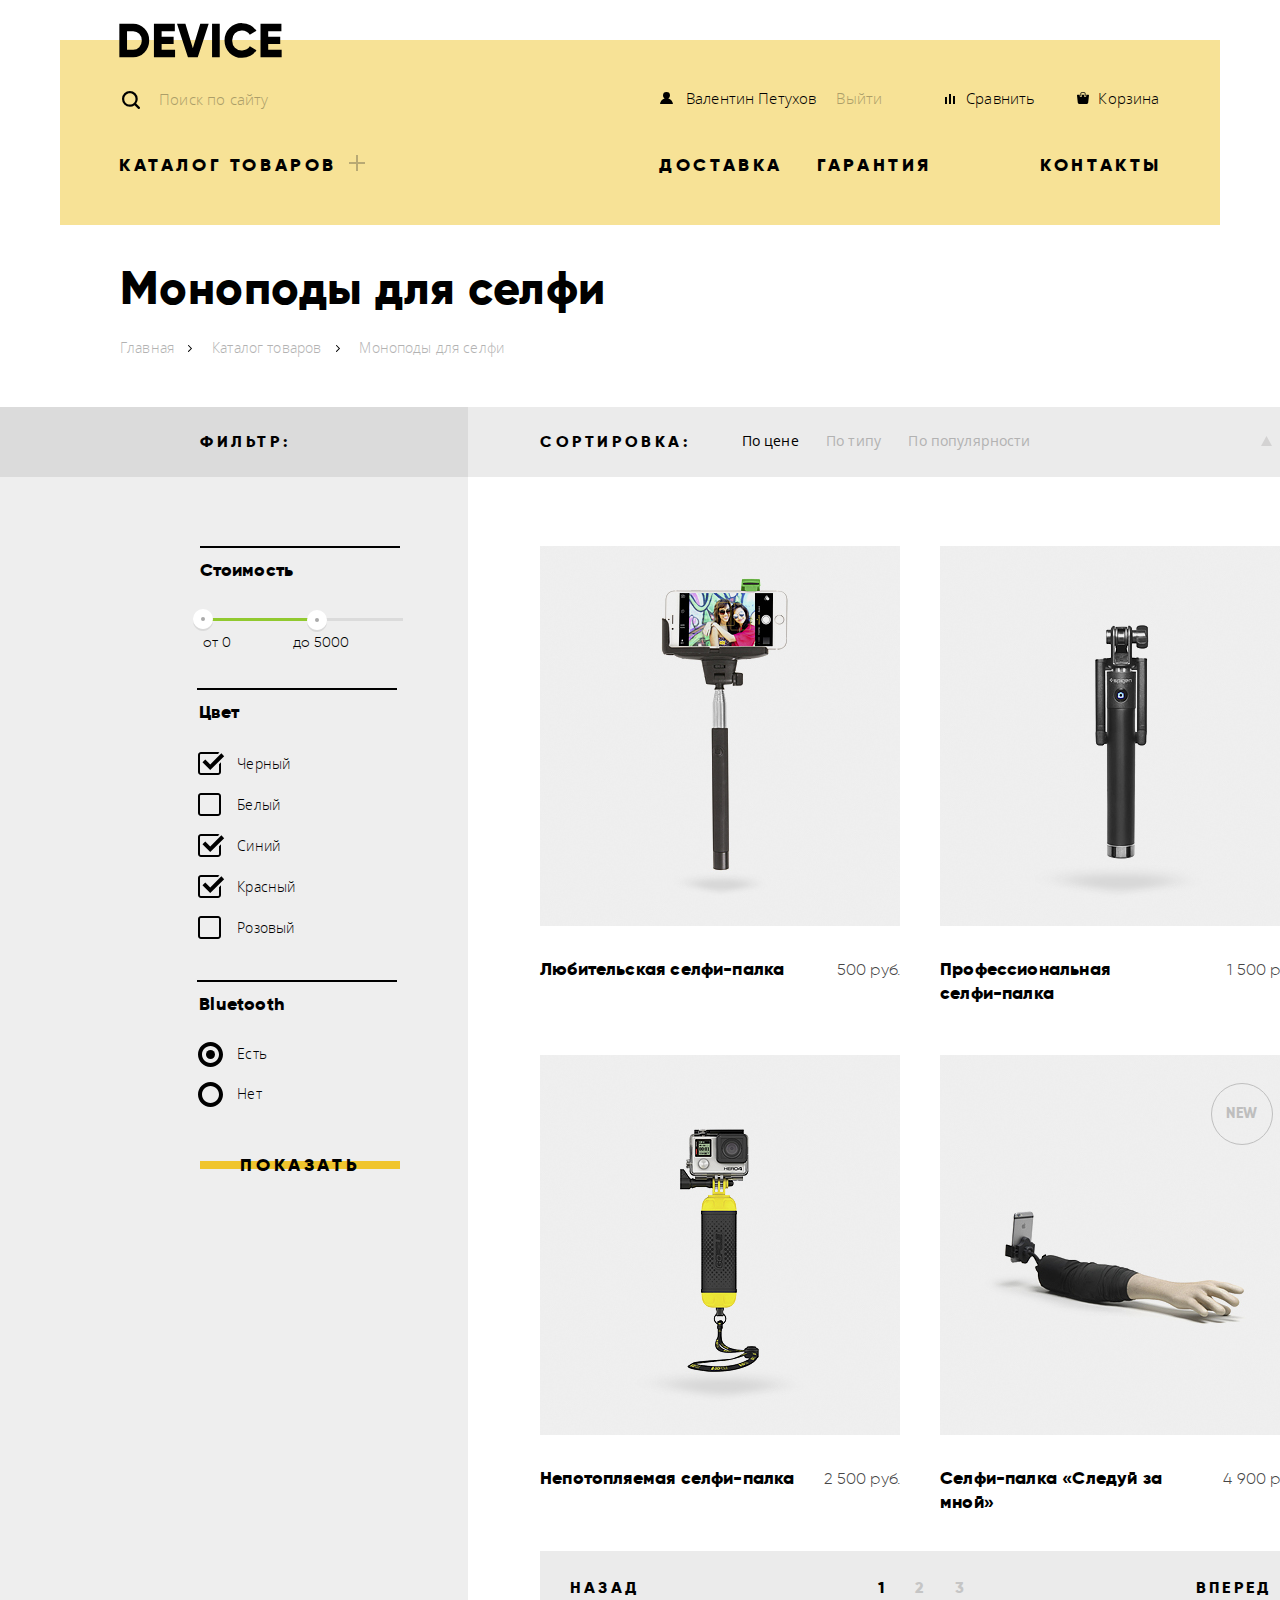
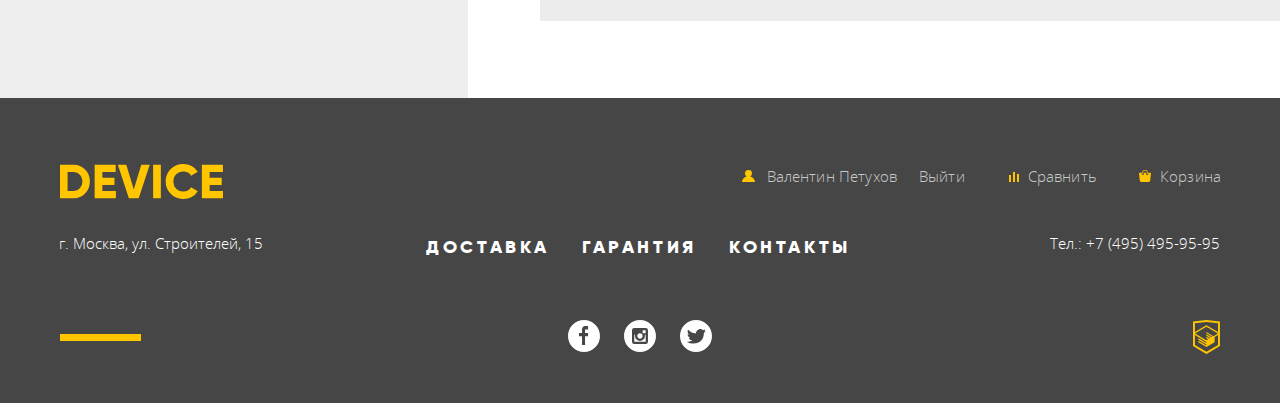
<file: catalog.html>
<!DOCTYPE html>
<html lang="ru" class="html-catalog">
  <head>
    <meta charset="utf-8">
    <title>HTML Academy: Девайс</title>
    <link rel="stylesheet" href="css/normalize.css">
    <link rel="stylesheet" href="css/mini.css">
  </head>
  <body class="body-catalog">
    <div class="container">
      <header class="header header-page-catalog">
        <nav class="main-navigation">
          <a href="index.html" class="header-logo">
            <svg xmlns="http://www.w3.org/2000/svg" viewBox="0 0 164 35" width="163" height="35">
              <g id="logo">
                <title>Логотип магазина Device</title>
                <path d="m0.35 0.7v33.6h13.532a15.723 15.723 0 0 0 11.72-4.824 16.464 16.464 0 0 0 4.712-11.976 16.465 16.465 0 0 0-4.712-11.976 15.723 15.723 0 0 0-11.72-4.824zm7.733 26.208v-18.819h5.8a8.648 8.648 0 0 1 6.5 2.568 9.412 9.412 0 0 1 2.489 6.84 9.41 9.41 0 0 1-2.489 6.84 8.646 8.646 0 0 1-6.5 2.568h-5.8zm34.8-5.952h12.082v-7.3h-12.086v-5.567h13.291v-7.389h-21.024v33.6h21.265v-7.392h-13.532v-5.952zm36.343 13.344 11.019-33.6h-8.458l-7.491 24.72-7.491-24.72h-8.457l11.019 33.6zm14.4 0h7.733v-33.6h-7.733zm38.615-1.416a15.514 15.514 0 0 0 6.041-5.688l-6.67-3.84a7.488 7.488 0 0 1-3.165 3.024 9.874 9.874 0 0 1-4.664 1.1 9.594 9.594 0 0 1-7.177-2.736 9.907 9.907 0 0 1-2.682-7.248 9.908 9.908 0 0 1 2.682-7.248 9.594 9.594 0 0 1 7.177-2.736 9.914 9.914 0 0 1 4.64 1.08 7.6 7.6 0 0 1 3.189 3.048l6.67-3.84a15.881 15.881 0 0 0-6.09-5.688 17.419 17.419 0 0 0-8.409-2.088 17.12 17.12 0 0 0-17.592 17.472 17.12 17.12 0 0 0 17.589 17.476 17.519 17.519 0 0 0 8.458-2.088zm17.881-11.928h12.082v-7.3h-12.085v-5.567h13.29v-7.389h-21.022v33.6h21.264v-7.392h-13.532v-5.952z"/>
              </g>
            </svg>
          </a>
          <ul class="user-navigation">
            <li class="item-navigation">
              <form class="item-navigation-form" method="get" action="echo.htmlacademy.ru">
                <svg class="icon-user-nav icon" xmlns="http://www.w3.org/2000/svg" width="16" height="16" viewBox="0 0 16 16">
                  <path d="M15.7 14.3l-3.104-3.104A6.979 6.979 0 0 0 14 7a7 7 0 1 0-7 7 6.963 6.963 0 0 0 4.193-1.404L14.3 15.7c.185.184.38.3.7.3a1 1 0 0 0 1-1 .93.93 0 0 0-.3-.7zM2 7c0-2.762 2.238-5 5-5s5 2.238 5 5-2.238 5-5 5-5-2.238-5-5z"/>
                </svg>
                <input type="search" name="q" placeholder="Поиск по сайту">
                <button type="submit">Найти</button>
              </form>
            </li>
            <li class="item-navigation item-navigation-page-catalog">
              <a href="#">
                <svg class="icon-user-nav icon-2" xmlns="http://www.w3.org/2000/svg" width="13" height="12" viewBox="0 0 13 12">
                  <g id="user">
                    <path d="M.032 12h12.937c-.163-2.643-2.074-4.837-4.671-5.543a3.47 3.47 0 0 0 1.687-2.972 3.485 3.485 0 0 0-6.97 0c0 1.264.68 2.361 1.688 2.972C2.106 7.163.194 9.357.032 12z"/>
                  </g>
                </svg>Валентин Петухов
              </a>
            </li>
            <li class="item-navigation item-navigation-page-catalog">
              <a class="user-exit" href="#">Выйти</a>
            </li>
            <li class="item-navigation item-navigation-page-catalog">
              <a href="#">
                <svg class="icon-user-nav icon-3" xmlns="http://www.w3.org/2000/svg" width="10" height="10" viewBox="0 0 10 10">
                  <g id="campare">
                    <path d="M8 2h1.984v8H8zM0 3h1.984v7H0zM4 0h2v10H4z"/>
                  </g>
                </svg>Сравнить
              </a>
            </li>
            <li class="item-navigation item-navigation-page-catalog">
              <a href="#">
                <svg  class="icon-user-nav icon-4" xmlns="http://www.w3.org/2000/svg" width="12" height="12" viewBox="0 0 12 12">
                  <g id="card">
                    <path d="M11.864 3.017a.429.429 0 0 0-.327-.154H9.225V4.09c0 .563-.484 1.022-1.08 1.022-.594 0-1.078-.458-1.078-1.022V2.863H4.909V4.09c0 .563-.485 1.022-1.08 1.022-.595 0-1.078-.458-1.078-1.022V2.863H.438a.43.43 0 0 0-.327.154.472.472 0 0 0-.108.358l.776 7.134c.015.806.642 1.455 1.411 1.455h7.595c.77 0 1.396-.649 1.411-1.455l.776-7.134a.476.476 0 0 0-.108-.358z"/>
                    <path d="M3.829 4.499c.239 0 .433-.184.433-.409V1.84c0-.632.672-1.022 1.295-1.022h1.079c.655 0 1.078.401 1.078 1.022v2.25c0 .225.194.409.431.409.239 0 .433-.184.433-.409V1.84C8.577.773 7.761 0 6.636 0H5.557c-1.19 0-2.159.826-2.159 1.84v2.25c0 .225.194.409.431.409z"/>
                  </g>
                </svg>Корзина
              </a>
            </li>
          </ul>
          <ul class="site-navigation">
            <li class="menu-navigation"><a class="plus-link" href="#">Каталог товаров</a>
              <ul class="sub-menu sub-menu-page-catalog">
                <li><a href="#">Виртуальная реальность</a></li>
                <li><a href="catalog.html">Моноподы для селфи</a></li>
                <li><a href="#">Экшн-камеры</a></li>
                <li><a href="#">Фитнес-браслеты</a></li>
                <li><a href="#">Умные часы</a></li>
                <li><a href="#">Квадрокоптеры</a></li>
              </ul>
            </li>
            <li class="menu-navigation"><a href="#">Доставка</a></li>
            <li class="menu-navigation"><a href="#">Гарантия</a></li>
            <li class="menu-navigation"><a href="#">Контакты</a></li>
          </ul>
        </nav>
      </header>
    </div>
      <main>
        <section class="catalog-item">
          <h1>Моноподы для селфи</h1>
          <ul class="breadcrumbs">
            <li><a href="index.html">Главная</a></li>
            <li><a href="#">Каталог товаров</a></li>
            <li><a>Моноподы для селфи</a></li>
          </ul>
        </section>
        <div class="wrapper-main-page-catalog">
          <aside class="filter">
            <h2><span>Фильтр:</span></h2>
            <div class="alignment">
              <form action="https://echo.htmlacademy.ru" method="post">
                <fieldset class="price">
                  <legend>Стоимость</legend>
                  <label>
                  <input class="range" type="range" name="price" min="0" max="5000">
                  </label>
                  <input class="range range2" type="range" name="price" min="0" max="5000">
                </fieldset>
                <fieldset class="color">
                  <legend>Цвет</legend>
                  <input type="checkbox" id="black" name="black" checked>
                  <label class="filter-color" for="black">Черный</label>
                  <input type="checkbox" id="white" name="white">
                  <label class="filter-color" for="white">Белый</label>
                  <input type="checkbox" id="blue" name="blue" checked>
                  <label class="filter-color" for="blue" >Синий</label>
                  <input type="checkbox" id="red" name="red" checked>
                  <label class="filter-color" for="red">Красный</label>
                  <input type="checkbox" id="rose" name="rose">
                  <label class="filter-color" for="rose">Розовый</label>
                </fieldset>
                <fieldset class="bluetooth">
                  <legend>Bluetooth</legend>
                  <input type="radio" id="yes" name="bluetooth" value="yes" checked>
                  <label for="yes">Есть</label>
                  <input type="radio" id="no" name="bluetooth" value="no">
                  <label for="no">Нет</label> 
                  <button class="btn" type="submit">Показать</button>
                </fieldset>
              </form>
            </div>
          </aside>
          <div class="wrraper-center-page-catalog">
            <section class="sort">
              <h2>Сортировка:</h2>
              <ul class="sort-item sort-1">
                <li class="active-link-sort"><a>По цене</a></li>
                <li><a href="#">По типу</a></li>
                <li><a href="#">По популярности</a></li>
              </ul>
              <ul class="sort-item sort-2">
                <li>
                  <a class="sort-icon icon-up" href="#">
                    <svg xmlns="http://www.w3.org/2000/svg" width="11" height="10" viewBox="0 0 11 10">
                      <path fill="#231F20" d="M5.5 0L0 10h11z"/>
                    </svg>
                    <span class="visually-hidden">По возрастанию</span>
                  </a>
                </li>
                <li>
                  <a class="sort-icon icon-down active">
                    <svg xmlns="http://www.w3.org/2000/svg" width="11" height="10" viewBox="0 0 11 10">
                      <path fill="#231F20" d="M5.5 10L0 0h11"/>
                    </svg>
                    <span class="visually-hidden">По убыванию</span>
                  </a>
                </li>
              </ul>
            </section>
            <section class="catalog-items">
              <h2 class="visually-hidden">Каталог моноподов</h2>
              <ul class="catalog-list">
                <li class="catalog-list-item">
                  <article class="card-item">
                    <h3>
                      <a href="#">Любительская селфи-палка</a>
                      <span>500 руб.</span>
                    </h3>
                    <div class="basket-link">
                      <a class="item-img" href="#">
                        <img src="img/catalog-items/item-1.jpg" alt="Любительская селфи-палка" width="360" height="380">
                      </a>
                      <div class="hidden-path-basket">
                        <a class="btn" href="#">В корзину</a>
                        <a class="add-to-campare" href="#">Добавить к сравнению</a>
                      </div>
                    </div>
                  </article>
                </li >
                <li class="catalog-list-item">
                  <article class="card-item">
                    <h3>
                      <a class="catalog-list-item-link" href="#">Профессиональная селфи-палка</a>
                      <span>1 500 руб.</span>
                    </h3>
                    <div class="basket-link">
                      <a class="item-img" href="#">
                        <img src="img/catalog-items/item-2.jpg" alt="Профессиональная селфи-палка" width="360" height="380">
                      </a>
                    <div class="hidden-path-basket">
                      <a class="btn" href="#">В корзину</a>
                      <a class="add-to-campare" href="#">Добавить к сравнению</a>
                    </div>
                    </div>
                  </article>
                </li>
                <li class="catalog-list-item">
                  <article class="card-item">
                    <h3>
                      <a class="catalog-list-item-link" href="#">Непотопляемая селфи-палка</a>
                      <span>2 500 руб.</span>
                    </h3>
                    <div class="basket-link">
                      <a class="item-img" href="#">
                        <img src="img/catalog-items/item-3.jpg" alt="Непотопляемая селфи-палка" width="360" height="380">
                      </a>
                      <div class="hidden-path-basket">
                        <a class="btn" href="#">В корзину</a>
                        <a class="add-to-campare" href="#">Добавить к сравнению</a>
                      </div>
                    </div>
                  </article>
                </li>
                <li class="catalog-list-item">
                  <article class="card-item">
                    <h3>
                      <a href="#">Селфи-палка &#171;Следуй за мной&#187;</a>
                      <span>4 900 руб.</span>
                    </h3>
                    <div class="basket-link">
                      <a class="item-img new-item" href="#">
                        <img src="img/catalog-items/item-4.jpg" alt="Селфи-палка 'Следуй за мной'" width="360" height="380">
                      </a>
                      <div class="hidden-path-basket">
                        <a class="btn" href="#">В корзину</a>
                        <a class="add-to-campare" href="#">Добавить к сравнению</a>
                      </div>
                    </div>
                  </article>
                </li>
              </ul>
              <div class="item-list-pager">
                <ul class="list-pager">
                  <li class="list-pager-item pager-current"><a>1</a></li>
                  <li class="list-pager-item"><a href="#">2</a></li>
                  <li class="list-pager-item"><a href="#">3</a></li>
                  <li class="pager-previous"><a href="#">Назад</a></li>
                  <li class="pager-next"><a href="#">Вперед</a></li>
                </ul>
              </div>
            </section>
          </div>
        </div>
      </main>
      <footer class="footer footer-page-catalog">
        <div class="container">
          <div class="footer-top">
            <a class="footer-logo" href="index.html">
              <svg xmlns="http://www.w3.org/2000/svg" width="163" height="35" viewBox="0 0 163 35">
                <title>Лого</title>
                <path fill="#ffc600" id="_-e-logo" d="M-.151.702v33.6h13.532a15.72 15.72 0 0 0 11.72-4.824 16.458 16.458 0 0 0 4.712-11.976 16.458 16.458 0 0 0-4.712-11.976A15.723 15.723 0 0 0 13.381.702H-.151zM7.582 26.91V8.091h5.8a8.646 8.646 0 0 1 6.5 2.568 9.407 9.407 0 0 1 2.489 6.84 9.406 9.406 0 0 1-2.489 6.84 8.642 8.642 0 0 1-6.5 2.568h-5.8zm34.8-5.952h12.082v-7.3H42.378V8.091h13.291V.702H34.645v33.6H55.91V26.91H42.378v-5.952zm36.343 13.344L89.744.702h-8.458l-7.491 24.72L66.304.702h-8.457l11.019 33.6h9.859zm14.4 0h7.733V.702h-7.733v33.6zm38.615-1.416a15.506 15.506 0 0 0 6.041-5.688l-6.67-3.84a7.482 7.482 0 0 1-3.165 3.024 9.87 9.87 0 0 1-4.664 1.1 9.595 9.595 0 0 1-7.177-2.736 9.909 9.909 0 0 1-2.682-7.248 9.909 9.909 0 0 1 2.682-7.248 9.595 9.595 0 0 1 7.177-2.736 9.897 9.897 0 0 1 4.639 1.08 7.592 7.592 0 0 1 3.19 3.048l6.67-3.84a15.873 15.873 0 0 0-6.09-5.688 17.42 17.42 0 0 0-8.409-2.088c-9.779-.272-17.797 7.691-17.591 17.472-.208 9.781 7.809 17.747 17.588 17.476a17.52 17.52 0 0 0 8.458-2.088zm17.881-11.928h12.082v-7.3h-12.085V8.091h13.29V.702h-21.023v33.6h21.265V26.91h-13.532v-5.952z" class="cls-1" data-name="-e-logo"/>
              </svg>
            </a>
            <ul class="footer-top-list footer-top-list-page-catalog">
              <li class="footer-top-item">
                <a class="icon-footer" href="#">
                  <svg class="footer-top-icon" xmlns="http://www.w3.org/2000/svg" width="13" height="12" viewBox="0 0 13 12">
                    <use xlink:href="#user" />
                  </svg>Валентин Петухов 
                </a>
              </li>
              <li class="footer-top-item">
                <a class="user-exit" href="#">Выйти
                </a>
              </li>
              <li class="footer-top-item">
                <a class="icon-footer" href="#">
                  <svg class="footer-top-icon" xmlns="http://www.w3.org/2000/svg" width="10" height="10" viewBox="0 0 10 10">
                    <use xlink:href="#campare" />
                  </svg>Сравнить
                </a>
              </li>
              <li class="footer-top-item">
                <a class="icon-footer" href="#">
                  <svg class="footer-top-icon" xmlns="http://www.w3.org/2000/svg" width="12" height="12" viewBox="0 0 12 12">
                    <use xlink:href="#card" />
                  </svg>Корзина
                </a>
              </li>
            </ul>
          </div>
          <div class="footer-middle">
            <p>г. Москва, ул. Строителей, 15</p>
            <ul class="footer-middle-list">
              <li><a class="middle-item-menu" href="#">Доставка</a></li>
              <li><a class="middle-item-menu" href="#">Гарантия</a></li>
              <li><a class="middle-item-menu" href="#">Контакты</a></li>
            </ul>
            <a class="telefon" href="tel:+74954959595">Тел.: +7 (495) 495-95-95</a>
          </div>
          <div class="footer-bottom">
            <div class="decor"></div>
            <div class="group-social">
              <ul class="footer-bottom-list">
                <li>
                  <a class="icon-social" href="#">
                    <svg xmlns="http://www.w3.org/2000/svg" width="32" height="32" viewBox="0 0 32 32">
                      <title>Facebook</title>
                      <path fill="#FFF" d="M16 0C7.164 0 0 7.163 0 16s7.164 16 16 16c8.837 0 16-7.164 16-16S24.837 0 16 0zm4.062 9.455h-3.021v3.444h3.021v3.445h-3.021v8.61H14.02v-8.61H11v-3.445h3.021V9.455c0-1.902 1.353-3.445 3.021-3.445h3.021v3.445z"/>
                    </svg>
                  </a>
                </li>
                <li>
                  <a class="icon-social" href="#">
                    <svg xmlns="http://www.w3.org/2000/svg" width="32" height="32" viewBox="0 0 32 32">
                      <g fill="#FFF">
                        <title>Instagram</title>
                        <path d="M20.916 16a4.938 4.938 0 1 1-9.877 0c0-.394.051-.773.138-1.14h-.897v6.838h11.396V14.86h-.897c.086.367.137.746.137 1.14z"/>
                        <path d="M15.978 18.659c1.466 0 2.659-1.193 2.659-2.659s-1.193-2.659-2.659-2.659c-1.466 0-2.659 1.193-2.659 2.659s1.192 2.659 2.659 2.659zM18.637 10.302h3.039v3.039h-3.039z"/>
                        <path d="M16 0C7.164 0 0 7.164 0 16c0 8.837 7.164 16 16 16 8.837 0 16-7.163 16-16 0-8.836-7.163-16-16-16zm7.955 21.698a2.285 2.285 0 0 1-2.279 2.279H10.279A2.285 2.285 0 0 1 8 21.698V10.302a2.286 2.286 0 0 1 2.279-2.279h11.396a2.286 2.286 0 0 1 2.279 2.279v11.396z"/>
                      </g>
                    </svg>
                  </a>
                </li>
                <li>
                  <a class="icon-social" href="#">
                    <svg xmlns="http://www.w3.org/2000/svg" width="32" height="32" viewBox="0 0 32 32">
                      <title>Twitter</title>
                      <path fill="#FFF" d="M16 0C7.164 0 0 7.164 0 16c0 8.837 7.164 16 16 16 8.837 0 16-7.163 16-16 0-8.836-7.163-16-16-16zm7.944 12.809c-.251 6.516-3.463 10.832-10.992 10.702h-.486c-.447 0-4.543-.443-5.344-1.823 2.479.19 4.247-.406 5.12-1.136-1.048-.289-2.923-.461-3.251-2.848.384.104.618.221 1.299.113-1.307-.824-2.758-1.519-2.679-3.643.311.317 1.164.518 1.46.457-.768-.233-2.149-3.244-.974-4.781 1.984 1.79 4.075 3.482 7.804 3.643.227-2.214 1.24-3.699 3.168-4.325 1.84-.479 3.255.26 3.901 1.138.737-.224 1.453-.466 2.193-.685-.004.833-.569 1.463-.935 1.709.747.165 1.423-.475 1.423-.475-.184.963-1.094 1.725-1.707 1.954z"/>
                    </svg>
                  </a>
                </li>
              </ul>
            </div>
            <ul class="footer-html-list">
              <li>
                <a class="icon-social logo-html" href="https://htmlacademy.ru/intensive/htmlcss">
                  <svg xmlns="http://www.w3.org/2000/svg" width="26.943" height="34.09" viewBox="0 0 26.943 34.09">
                    <title>Лого академии</title>
                    <path fill="#FFC600" d="M13.62.017L13.472 0 0 1.412v24.661l13.473 8.017 13.43-7.99.042-.025V1.412L13.62.017zm11.399 12.11L13.495 5.334l-.001-.104-.087.05-.088-.056v.109L1.925 12.118V3.147l11.548-1.212L25.02 3.147v8.98zm-11.614-5.34L24.923 13.5l-4.479 2.64-7.093-4.221-.014 1.415 5.904 3.513-.86.507-5.03-2.992-.014 1.415 3.827 2.275-.782.523-3.031-1.787-.014 1.413 1.853 1.091-1.8 1.081-11.356-6.751 11.371-6.835zm-11.48 8.34l11.411 6.791.016 1.044-7.942-4.728-.015 1.416 7.979 4.795.018 1.076-7.973-4.74-.013 1.414 8.021 4.822.046.025 8.143-4.872-.011-5.177 3.415-2.036v10.021L13.472 31.85 1.925 24.979v-9.852z"/>
                  </svg>
                </a>
              </li>
            </ul>
          </div>
        </div>
    </footer>
  </body>
</html>
</file>
<file: css/mini.css>
@font-face{font-family:Gilroy;src:url(gilroyextrabold.woff2) format("woff2"),url("gilroyextrabold.woff') format('woff");font-weight:800;font-style:normal}@font-face{font-family:Gilroy;src:url(gilroylight.woff2) format("woff2"),url(gilroylight.woff) format("woff");font-weight:400;font-style:normal}@font-face{font-family:"Open Sans";src:url(opensanslight.woff2) format("woff2"),url(opensanslight.woff) format("woff");font-weight:300;font-style:normal}@font-face{font-family:"Open Sans";src:url(opensans.woff2) format("woff2"),url(opensans.woff) format("woff");font-weight:400;font-style:normal}body{margin:0;padding:0;font:300 15px/2 "Open Sans",Arial,sans-serif;letter-spacing:.15px;color:#000;background-color:#fff;width:100%;overflow-x:hidden}a{text-decoration:none}.user-navigation,.site-navigation,.sub-menu,.sub-menu ul{list-style:none;padding:0;margin:0}.container{margin:40px auto;margin-bottom:0;width:1160px}.header{width:100%;padding-right:60px;padding-top:44px;padding-left:58px;position:relative;height:300px;background-color:#f7e296;color:#000;box-sizing:border-box}.main-navigation{width:100%}.header-logo{position:absolute;top:-17px;left:59px}.header-logo:hover path{fill:#666}.header-logo:active path{fill:#b2b2b2}.user-navigation,.site-navigation{display:flex;flex-direction:row;justify-content:space-between;box-sizing:border-box}.user-navigation{justify-content:left}.item-navigation-form{position:relative;top:-6px;left:-2px;border:none}.user-navigation input[type="search"],.user-navigation button[type="submit"]{margin:0;padding:0;font:300 15px/2 "Open Sans",Arial,sans-serif;letter-spacing:.15px;background-color:inherit}.user-navigation input[type="search"]{position:relative;top:-4px;border:none;outline:none;box-shadow:none;padding-left:2px;padding-right:142px}.user-navigation button[type="submit"]{box-sizing:border-box;width:85px;height:49px;border:2px solid #000;visibility:hidden}.item-navigation a{display:inline-block;vertical-align:top;letter-spacing:.15px;margin-top:-1px}.item-navigation:nth-child(1){width:542px}.item-navigation:nth-child(2){margin-right:218px}.item-navigation:nth-child(3){margin-right:41px}.item-navigation .icon-user-nav{padding-right:13px}.item-navigation:first-child .icon-user-nav:nth-of-type(1){width:18px;height:18px;padding-left:6px}.item-navigation .icon-3{padding-right:11px}.item-navigation .icon-4{padding-right:9px}.user-navigation input[type="search"]::-moz-placeholder{color:#ac9e69}.user-navigation input[type="search"]::-webkit-input-placeholder{color:#ac9e69}.user-navigation input[type="search"]:-ms-input-placeholder{color:#ac9e69}.user-navigation input[type="search"]::-ms-input-placeholder{color:#ac9e69}.user-navigation input[type="search"]::placeholder{color:#ac9e69}.user-navigation input[type="search"]:hover::-moz-placeholder{color:#635a3c}.user-navigation input[type="search"]:hover::-webkit-input-placeholder{color:#635a3c}.user-navigation input[type="search"]:hover:-ms-input-placeholder{color:#635a3c}.user-navigation input[type="search"]:hover::-ms-input-placeholder{color:#635a3c}.user-navigation input[type="search"]:hover::placeholder{color:#635a3c}.user-navigation input[type="search"]{-webkit-appearance:none}.user-navigation input[type="search"]::-webkit-search-cancel-button{-webkit-appearance:none}.user-navigation input[type="search"]:focus{border:0;outline:none;box-shadow:none}.user-navigation input[type="search"]:active{border:0;outline:none;box-shadow:none}.user-navigation input[type="search"]:focus,.user-navigation a,.site-navigation a{color:#000}.user-navigation input[type="search"]:hover,.user-navigation a:hover path,.user-navigation a:hover,.site-navigation a:hover{color:#635a3c;fill:#635a3c}.user-navigation input[type="search"],.user-navigation a:active path,.user-navigation a:active,.site-navigation a:active{color:#ac9e69;fill:#ac9e69}.user-navigation input[type="search"]:focus + button[type="submit"]{visibility:visible}.user-navigation input[type="search"]:focus + button[type="submit"]::before{content:"";position:absolute;display:block;width:355px;height:2px;background-color:#000;top:96%;left:1px}.user-navigation button[type="submit"]:hover{color:#fff;background-color:#000}.user-navigation button[type="submit"]:active{color:#4d4d4d}.site-navigation{margin-top:15px;padding-top:2px}.menu-navigation>a{font:800 18px/1.33 Gilroy,Arial,sans-serif;text-transform:uppercase;letter-spacing:3.6px}.menu-navigation:first-child a:nth-child(1){padding-left:1px;margin-right:302px}.site-navigation li:last-child{margin-right:-2px}.plus-link{position:relative}.plus-link::after{content:"";width:30px;height:30px;position:absolute;background:url("data:image/svg+xml,%3Csvg xmlns='http://www.w3.org/2000/svg' width='16' height='16' viewBox='0 0 16 16'%3E%3Cpath fill='%23b8a974' d='M16 7H9V0H7v7H0v2h7v7h2V9h7z'/%3E%3C/svg%3E") 12px 5px no-repeat}.menu-navigation:nth-child(2) a{margin-right:14px}.menu-navigation:nth-child(3) a{margin-right:88px}.sub-menu{display:flex;flex-direction:column;flex-wrap:wrap;position:absolute;left:0;width:1160px;height:160px;box-sizing:border-box;z-index:10;display:none;background-color:#f7e296;padding:17px 440px 30px 58px}.sub-menu li{width:200px}.sub-menu a{font:300 15px/2.4 "Open Sans",Arial,sans-serif;letter-spacing:.15px;display:block;width:180px}.sub-menu li:nth-child(4),.sub-menu li:nth-child(5){padding-left:19px}.sub-menu li:nth-child(5){padding-bottom:15px}.sub-menu li:nth-child(6){margin-left:-20px}.site-navigation > li:hover .sub-menu{display:flex}main .container{width:1160px;margin:0 auto}.preview-container{position:relative;top:-111px;z-index:5}.preview-container::before{content:"01";position:absolute;font:800 179.2px/1 Gilroy,Arial,sans-serif;color:#fff;letter-spacing:1.792px;top:-15px;right:46px;z-index:-1}.preivew-items{margin-left:90px;width:1069px}.preivew-list-item:nth-child(2){margin-bottom:-16px}.preivew-list-item:last-child{margin-bottom:5px}.slide-item{display:flex;flex-direction:row}.preivew-list .preivew-list-item:nth-child(2){display:none}.preivew-list .preivew-list-item:nth-child(3){display:none}.slide-container{margin-top:36px;box-sizing:border-box;border-top:7px solid transparent;border-left:0;-moz-border-image:-moz-linear-gradient(to right,#fff 0px,#fff 100px,transparent 100px,transparent 100%);-webkit-border-image:-webkit-linear-gradient(to right,#fff 0px,#fff 100px,transparent 100px,transparent 100%);-o-border-image:-webkit-linear-gradient(to right,#fff 0px,#fff 100px,transparent 100px,transparent 100%);border-image:linear-gradient(to right,#fff 0px,#fff 100px,transparent 100px,transparent 100%);-moz-border-image-slice:1;-webkit-border-image-slice:1;-o-border-image-slice:1;border-image-slice:1}.slide-item h2{font:800 47px/1.19 Gilroy,Arial,sans-serif;letter-spacing:.47px;padding-bottom:4px;margin-bottom:1px;margin-top:37px}.preivew-list-item:first-child h2{width:400px;padding-right:2px;box-sizing:border-box}.preivew-list-item:nth-child(2) h2{width:300px;padding-right:2px;box-sizing:border-box}.preivew-list-item:last-child h2{width:510px;box-sizing:border-box}.preivew-list-item:first-child img{margin-right:126px}.preivew-list-item:nth-child(3) img{margin-left:-58px;margin-top:65px;margin-right:41px}.preivew-list-item:nth-child(2) img{margin-left:26px;margin-top:12px;margin-right:138px}.preivew-list-item p{position:relative;margin-bottom:36px;box-sizing:border-box}.preivew-list-item:nth-child(1) p{width:500px;padding-bottom:6px;padding-right:10px}.preivew-list-item:nth-child(2) p{width:500px;padding-bottom:9px;padding-right:40px}.preivew-list-item:nth-child(3) p{width:500px;padding-right:30px;padding-bottom:8px}.slider{width:100px;position:absolute;bottom:134px;right:60px}.container-flex{display:flex;flex-direction:row;padding-top:2px;padding-right:11px}.btn{font:800 18px/2.22 Gilroy,Arial,sans-serif;color:#000;display:block;width:220px;height:40px;letter-spacing:3.6px;text-align:center;text-transform:uppercase;background:linear-gradient(to bottom,transparent 0%,transparent 40%,#f0c52e 40%,#f0c52e 60%,transparent 60%,transparent 100%);box-sizing:border-box}.btn:hover{background:linear-gradient(to bottom,#f0c52e 0%,#f0c52e 100%)}.btn:active{color:#a88a20}.btn-toggle li{width:12px;height:40px;margin-right:20px}.btn-toggle li:nth-child(2),.btn-toggle li:nth-child(3){background:url("data:image/svg+xml,%3Csvg xmlns='http://www.w3.org/2000/svg' width='12' height='12' viewBox='0 0 23 23'%3E%3Cpath d='M11.5 2c5.238 0 9.5 4.262 9.5 9.5S16.738 21 11.5 21 2 16.738 2 11.5 6.262 2 11.5 2m0-2C5.149 0 0 5.149 0 11.5 0 17.852 5.149 23 11.5 23 17.852 23 23 17.852 23 11.5 23 5.149 17.852 0 11.5 0z'/%3E%3C/svg%3E") no-repeat 50% 50%}.btn-active{width:12px;height:40px;background:url("data:image/svg+xml,%3Csvg xmlns='http://www.w3.org/2000/svg' width='12' height='12' viewBox='0 0 23 23'%3E%3Cpath d='M11.5 2c5.238 0 9.5 4.262 9.5 9.5S16.738 21 11.5 21 2 16.738 2 11.5 6.262 2 11.5 2m0-2C5.149 0 0 5.149 0 11.5 0 17.852 5.149 23 11.5 23 17.852 23 23 17.852 23 11.5 23 5.149 17.852 0 11.5 0z'/%3E%3Cpath d='M11.5 9.004a2.5 2.5 0 0 1 2.496 2.496 2.5 2.5 0 0 1-2.496 2.496A2.5 2.5 0 0 1 9.004 11.5 2.5 2.5 0 0 1 11.5 9.004m0-2a4.496 4.496 0 1 0 0 8.992 4.496 4.496 0 0 0 0-8.992z'/%3E%3C/svg%3E") no-repeat 50% 50%}.preivew-table,.preivew-table tr,.preivew-table td{margin:0;padding:0}.preivew-table{margin-left:-2px}.preivew-table td{font:300 13px/1.53 "Open Sans",Arial,sans-serif}.table-item:first-child td,.table-item:nth-child(2) td,.table-item:last-child td{font:36px/1.33 Gilroy,Arial,sans-serif;padding-top:48px;padding-right:77px;padding-bottom:7px}.table-item:first-child td:nth-child(2){padding-right:75px}.preivew-list-item:nth-child(2) .table-item-date{padding-bottom:px}.preivew-list-item:last-child .table-item-date{padding-right:60px}.preivew-items ul,.popular-items ul,.additional-information ul,.company ul,.about-us ul,.footer-top ul,.footer-middle ul,.footer-bottom ul,.list-number{list-style:none;padding:0;margin:0}.popular-items{margin-top:-5px;padding-bottom:114px}.popular-items ul{display:flex;flex-direction:row}.popular-items li{min-width:160px;min-height:160px;background-color:#f7e296;margin-right:40px;position:relative}.popular-link{display:flex;flex-direction:column}.popular-items svg{display:block;position:absolute;top:50%;left:50%;margin-right:-50%;transform:translate(-50%,-50%)}.popular-items .popular-monopod{top:99px;left:81px}.popular-link span{font:800 18px/1.33 Gilroy,Arial,sans-serif;letter-spacing:.18px;color:#000;position:absolute;top:193px}.popular-items li:hover{background-color:#f0c52e}.popular-items li:active path,.popular-items li:active span{fill:#b89a30;color:#b2b2b2}input[type="radio"]{display:none}.about-us .btn,.contacts .btn{width:260px}.additional-information-container{width:100%;min-height:389px;background:linear-gradient(to bottom,#fff 0,#fff 100px,#e5e5e5 100px,#e5e5e5 288px)}.additional-information{display:flex;flex-direction:row;width:1160px;margin:46px auto;box-sizing:border-box;height:389px;background:linear-gradient(to bottom,#fff 0,#fff 100px,#e5e5e5 100px,#e5e5e5 288px)}.information-list{display:flex;flex-direction:column;width:280px;height:319px;box-sizing:border-box;border-right:7px solid #000}.information-list li:first-child{margin-top:82px;margin-left:-3px}.information-list .btn{margin-bottom:25px}.additional-information .additional-item:nth-of-type(2),.additional-information .additional-item:nth-of-type(3){display:none}.additional-item h3,.about-us h2,.contacts h2{font:800 47px/1.02 Gilroy,Arial,sans-serif;letter-spacing:.47px}.additional-information .btn{width:160px;margin-left:-2px}.additional-information .btn:active{background:linear-gradient(to bottom,#000 0%,#000 100%);color:#f7e184;width:277px;text-align:left;padding-left:18px}.additional-information .active-item{background:linear-gradient(to bottom,#000 0%,#000 100%);color:#f7e184;width:277px;text-align:left;padding-left:18px;box-sizing:border-box}.additional-item{box-sizing:border-box;padding-top:28px;padding-left:116px;padding-bottom:29px;width:875px}.additional-information .additional-item:nth-of-type(1){background:url(../img/additional-information/delivery.svg) 673px 86px no-repeat}.additional-information .additional-item:nth-of-type(2){background:url(../img/additional-information/warranty.svg) 673px 86px no-repeat}.additional-information .additional-item:nth-of-type(3){background:url(../img/additional-information/credit.svg) 673px 86px no-repeat}.additional-item h3{margin-bottom:31px}.additional-item p{width:437px;padding-bottom:29px}.company{margin-top:94px}.company ul{display:flex;flex-direction:row}.company a{position:relative;height:100px;width:260px;display:block;margin-right:40px}.company-item:last-child a{margin-right:0}.company img{position:absolute;left:0;top:0}.logo-color-company{opacity:0}.company-link:hover .logo-company{opacity:0}.company-link:hover .logo-color-company{opacity:1}.wrapper-about-us{display:flex;flex-direction:row;margin-top:93px}.about-us{min-width:463px;min-height:561px;margin-right:136px}.about-us,.contacts{box-sizing:border-box;padding-top:8px;border-top-width:7px;border-top-style:solid;border-top-color:transparent;border-bottom-width:0;-moz-border-image:-moz-linear-gradient(to right,transparent 0px,transparent 4px,#000 4px,#000 83px,#fff 83px,#fff 100%);-webkit-border-image:-webkit-linear-gradient(to right,transparent 0px,transparent 4px,#000 4px,#000 83px,#fff 83px,#fff 100%);-o-border-image:-o-linear-gradient(to right,transparent 0px,transparent 7px,#000 4px,#000 83px,#fff 83px,#fff 100%);border-image:linear-gradient(to right,transparent 4px,#000 4px,#000 83px,#fff 83px,#fff 100%);-moz-border-image-slice:1;-webkit-border-image-slice:1;-o-border-image-slice:1;border-image-slice:1}.about-us h2,.contacts h2{margin-bottom:42px;margin-left:-2px}.about-us p:nth-of-type(1){margin-bottom:30px;margin-left:-1px}.about-us p:nth-of-type(2){letter-spacing:-.2px;margin-bottom:66px;margin-left:-1px}.about-us-list li::before{content:"";width:12px;height:12px;padding-right:35px;background:url("data:image/svg+xml,%3Csvg xmlns='http://www.w3.org/2000/svg' width='8' height='8' viewBox='0 0 25 25'%3E%3Cpath d='M12.5 4c4.687 0 8.5 3.813 8.5 8.5 0 4.687-3.813 8.5-8.5 8.5C7.813 21 4 17.187 4 12.5 4 7.813 7.813 4 12.5 4m0-4C5.597 0 0 5.597 0 12.5S5.597 25 12.5 25 25 19.403 25 12.5 19.403 0 12.5 0z' fill='%23e6e6e6'/%3E%3C/svg%3E") 0 50% no-repeat}.about-us-list li{font:800 16px/2.5 Gilroy,Arial,sans-serif}.about-us .btn{margin-top:56px;margin-left:2px}.contacts p{padding-bottom:23px;margin-left:-2px}.contacts .btn{margin-top:61px}.footer{width:100%;margin-top:80px;background-color:#464646;padding-top:26px;padding-bottom:40px;box-sizing:border-box}.footer-top{box-sizing:border-box}.footer-logo:hover path{fill:#b5931c}.footer-logo:active path{fill:#7e6d31}.footer .footer-top{display:flex;flex-direction:row;justify-content:space-between}.footer-top a{color:#c8c8c8}.footer-top use{fill:#ffc600}.icon-footer:hover use{fill:#b3921d}.icon-footer:active use{fill:#726435}.footer-top a:hover{color:#fff}.footer-top a:active{color:#7e7e7e}.footer-top-list{display:flex;flex-direction:row}.footer-top-item{box-sizing:border-box;margin-top:-3px}.footer-top-list li:last-child{margin-right:-1px;margin-left:42px}.footer-top-list li:nth-child(2){margin-left:45px}.footer-top-item .footer-top-icon{padding-right:9px}.footer-top-item:first-child .footer-top-icon:nth-of-type(1){padding-right:12px}.footer-top-item:first-child .footer-top-icon:nth-of-type(2){padding-right:9px}.footer-middle{display:flex;flex-direction:row;justify-content:space-between;margin-left:-1px}.footer-middle-list{display:flex;flex-direction:row}.footer-middle-list li{padding-top:24px;margin-right:34px}.footer-middle p{padding-top:5px;color:#fff;letter-spacing:normal}.footer-middle a:not(.telefon){color:#fff;font:800 18px/1.33 Gilroy,Arial,sans-serif;letter-spacing:3.6px;text-transform:uppercase;margin-left:-2px}.footer-middle .telefon{padding-top:20px;color:#fff;letter-spacing:normal}.footer-bottom{display:flex;flex-direction:row;justify-content:space-between}.decor{width:81px;height:7px;margin-top:61px;background-color:#ffc600}.group-social{padding-top:47px;padding-right:41px}.footer-bottom-list{display:flex;flex-direction:row}.footer-bottom-list li{margin-right:19px;padding-left:5px}.footer-middle .middle-item-menu:hover{color:#a6a6a6}.footer-middle .middle-item-menu:active{color:#777}.icon-social:hover path{fill:#7e7e7e}.icon-social:active path{fill:#595959}.logo-html svg{padding-top:47px}.logo-html:hover path{fill:#b5931c}.logo-html:active path{fill:#7e6d31}.html-catalog,.body-catalog{min-width:1160px;max-width:100vw;overflow-x:hidden}.container .header-page-catalog{height:185px}.item-navigation-page-catalog:nth-child(2){margin-right:20px}.item-navigation-page-catalog:nth-child(3){margin-right:63px}.item-navigation-page-catalog:nth-child(4){margin-right:42px}.sub-menu-page-catalog{position:absolute;left:0;box-sizing:border-box;width:1160px;height:160px;padding-bottom:30px;padding-right:440px;padding-left:58px;background-color:#f8e296}.user-navigation .user-exit,.user-navigation .user-exit:hover,.user-navigation .user-exit:active{color:#ac9e69}.catalog-item{width:1160px;margin:40px auto 0}.catalog-item h1{font:800 47px/1.02 Gilroy,Arial,sans-serif;letter-spacing:.47px;padding-left:60px;margin-top:11px;margin-bottom:24px}.catalog-item ul,.sort-item,.item-list-pager,.item-list-pager ul{list-style:none}.breadcrumbs{display:flex;justify-content:space-between;font:300 14px/1.71 "Open Sans",Arial,sans-serif;letter-spacing:.14px;width:383px;margin-left:61px;padding-left:0;box-sizing:border-box}.breadcrumbs li{position:relative}.breadcrumbs li:not(:last-child)::after{content:"";position:absolute;top:8px;right:-18px;width:4px;height:7px;background:url(../img/svg-device/nav-arrow.svg) no-repeat}.breadcrumbs li:nth-child(2)::after{right:-19px}.breadcrumbs a{display:inline-block;vertical-align:top;color:#b2b2b2;margin-top:-1px;margin-left:-1px}.wrapper-main-page-catalog{width:1440px;margin:46px auto;margin-bottom:0;display:flex;flex-direction:row;box-sizing:border-box}.wrraper-center-page-catalog{margin-bottom:77px}.filter{position:relative;width:468px;background-color:#eee}.filter::before{content:"";position:absolute;width:3600px;height:1285px;background:linear-gradient(to bottom,#dcdcdc 0,#dcdcdc 70px,#eee 70px,#eee 1287px);top:0;right:468px;z-index:-1}.alignment{width:281px;float:right;margin-top:68px}.sort{position:relative;display:flex;flex-direction:row;background-color:#ebebeb;padding-left:72px;width:972px}.sort::after{content:"";position:absolute;width:3600px;height:70px;background-color:#ebebeb;top:0;left:972px;z-index:-1}.filter h2,.sort h2{font:800 16px/4.37 Gilroy,Arial,sans-serif;letter-spacing:3.6px;text-transform:uppercase}.filter h2,.sort h2,.sort-item{margin-top:0;margin-bottom:0}.filter h2{width:468px;background-color:#dbdbdb;box-sizing:border-box}.filter span{width:268px;float:right}.filter h2,.sort{height:70px}.sort-item{display:flex;flex-direction:row;justify-content:space-between}.sort-1{width:300px;margin-right:214px}.sort-1 li:first-child{margin-left:11px}.sort-item a{display:inline-block;vertical-align:middle;font:14px/1.28px "Open Sans",Arial,sans-serif;color:#b2b2b2;line-height:70px;margin-top:-1px}.active-link-sort a{color:#000}.sort-item a:hover{color:#666}.sort-item a:active{color:#000}.sort-2{width:80px;box-sizing:border-box;padding-left:16px;padding-right:18px}.visually-hidden{font:0/0 a; text-shadow:none;color:transparent}.sort-icon path{fill:#d3d2d2}.sort-icon:hover path{fill:#a7a5a6}.sort-icon:active path{fill:#000}.sort-icon.active path{fill:#000}.filter fieldset{border:none}.filter legend{border:none;border-top:2px solid #000;width:200px;padding:0;padding-top:11px;box-sizing:border-box;font:800 18px/1.33 Gilroy,Arial,sans-serif;letter-spacing:.18px}.filter legend:nth-child(1){margin-left:-3px}fieldset.price{font:800 18px/1.33 Gilroy,Arial,sans-serif;margin-bottom:26px;margin-top:1px}.price legend{margin-bottom:14px}.price label{position:relative}.price label::before,.price label::after{position:absolute;bottom:-30px;font:300 14px/1.71 Gilroy,Arial,sans-serif}.price label::before{content:"от 0"}.price label::after{content:"до 5000";left:90px}.range{position:relative;-webkit-appearance:none;width:200px;height:2px;background:linear-gradient(to left,#dbdbdb 0px,#dbdbdb 80px,#91c92f 80px,#91c92f 201px)}.range2{top:-23px}.range::-webkit-slider-thumb{position:absolute;-webkit-appearance:none;width:20px;height:23px;background:url(../img/svg-device/filter-button.svg) no-repeat;top:-9px;left:-10px;cursor:pointer;z-index:2}.range2::-webkit-slider-thumb{top:-9px;left:104px}.range::-webkit-slider-thumb:hover,.range2::-webkit-slider-thumb:hover{width:22px;height:25px;background:url(../img/svg-device/filter-button.svg) no-repeat;box-shadow:none}.range::-webkit-slider-thumb:active,.range2::-webkit-slider-thumb:active{box-shadow:none;outline:none}fieldset.color{padding-top:6px;margin-bottom:34px}fieldset.color legend{padding-left:2px}fieldset.bluetooth{padding-top:18px;padding-bottom:60px}fieldset.bluetooth legend{padding-left:2px}fieldset.color,fieldset.bluetooth{display:flex;flex-direction:column}.color input[type="checkbox"]{visibility:hidden}.color label,.bluetooth label{display:inline-block;font:300 14px/2.85 "Open Sans",Arial,sans-serif;letter-spacing:.14px;line-height:40px;vertical-align:middle}.color label{margin-bottom:-12px}.color label::before,.bluetooth label::before{content:"";display:inline-block;width:27px;height:23px;background:url("data:image/svg+xml,%3Csvg xmlns='http://www.w3.org/2000/svg' width='23' height='23' viewBox='0 0 23 23'%3E%3Cpath d='M20 2c.542 0 1 .458 1 1v17c0 .542-.458 1-1 1H3c-.542 0-1-.458-1-1V3c0-.542.458-1 1-1h17m0-2H3C1.35 0 0 1.35 0 3v17c0 1.65 1.35 3 3 3h17c1.65 0 3-1.35 3-3V3c0-1.65-1.35-3-3-3z'/%3E%3C/svg%3E") no-repeat;vertical-align:middle;margin-right:12px;margin-left:-2px;margin-top:-3px}.bluetooth label::before{margin-right:14px}input[type="checkbox"]:checked + label::before{background:url("data:image/svg+xml,%3Csvg xmlns='http://www.w3.org/2000/svg' width='27' height='23' viewBox='0 0 27 23'%3E%3Cpath d='M7.285 7.486l-2.829 2.829 7.783 7.783L26.171 4.166l-2.828-2.829-11.104 11.102z'/%3E%3Cpath d='M21 20c0 .542-.458 1-1 1H3c-.542 0-1-.458-1-1V3c0-.542.458-1 1-1h16.908L21.493.415A2.96 2.96 0 0 0 20 0H3C1.35 0 0 1.35 0 3v17c0 1.65 1.35 3 3 3h17c1.65 0 3-1.35 3-3v-9.829l-2 2V20z'/%3E%3C/svg%3E") no-repeat}input[type="checkbox"]:checked + label:hover::before{background:url("data:image/svg+xml,%3Csvg xmlns='http://www.w3.org/2000/svg' width='27' height='23' viewBox='0 0 27 23'%3E%3Cpath d='M7.285 7.486l-2.829 2.829 7.783 7.783L26.171 4.166l-2.828-2.829-11.104 11.102z' fill='%23606060'/%3E%3Cpath d='M21 20c0 .542-.458 1-1 1H3c-.542 0-1-.458-1-1V3c0-.542.458-1 1-1h16.908L21.493.415A2.96 2.96 0 0 0 20 0H3C1.35 0 0 1.35 0 3v17c0 1.65 1.35 3 3 3h17c1.65 0 3-1.35 3-3v-9.829l-2 2V20z' fill='%23606060'/%3E%3C/svg%3E") no-repeat}input[type="checkbox"]:checked + label:active::before{background:url("data:image/svg+xml,%3Csvg xmlns='http://www.w3.org/2000/svg' width='23' height='23' viewBox='0 0 23 23'%3E%3Cpath d='M20 2c.542 0 1 .458 1 1v17c0 .542-.458 1-1 1H3c-.542 0-1-.458-1-1V3c0-.542.458-1 1-1h17m0-2H3C1.35 0 0 1.35 0 3v17c0 1.65 1.35 3 3 3h17c1.65 0 3-1.35 3-3V3c0-1.65-1.35-3-3-3z'/%3E%3C/svg%3E") no-repeat}.color label:hover::before{background:url("data:image/svg+xml,%3Csvg xmlns='http://www.w3.org/2000/svg' width='23' height='23' viewBox='0 0 23 23'%3E%3Cpath d='M20 2c.542 0 1 .458 1 1v17c0 .542-.458 1-1 1H3c-.542 0-1-.458-1-1V3c0-.542.458-1 1-1h17m0-2H3C1.35 0 0 1.35 0 3v17c0 1.65 1.35 3 3 3h17c1.65 0 3-1.35 3-3V3c0-1.65-1.35-3-3-3z' fill='%23606060'/%3E%3C/svg%3E") no-repeat}.color label:active::before{background:url("data:image/svg+xml,%3Csvg xmlns='http://www.w3.org/2000/svg' width='27' height='23' viewBox='0 0 27 23'%3E%3Cpath d='M7.285 7.486l-2.829 2.829 7.783 7.783L26.171 4.166l-2.828-2.829-11.104 11.102z'/%3E%3Cpath d='M21 20c0 .542-.458 1-1 1H3c-.542 0-1-.458-1-1V3c0-.542.458-1 1-1h16.908L21.493.415A2.96 2.96 0 0 0 20 0H3C1.35 0 0 1.35 0 3v17c0 1.65 1.35 3 3 3h17c1.65 0 3-1.35 3-3v-9.829l-2 2V20z'/%3E%3C/svg%3E") no-repeat}input[type="checkbox"]:disabled + label::before{background:url("data:image/svg+xml,%3Csvg xmlns='http://www.w3.org/2000/svg' width='23' height='23' viewBox='0 0 23 23'%3E%3Cpath d='M20 2c.542 0 1 .458 1 1v17c0 .542-.458 1-1 1H3c-.542 0-1-.458-1-1V3c0-.542.458-1 1-1h17m0-2H3C1.35 0 0 1.35 0 3v17c0 1.65 1.35 3 3 3h17c1.65 0 3-1.35 3-3V3c0-1.65-1.35-3-3-3z' fill='%23b3b3b3'/%3E%3C/svg%3E") no-repeat}input[type="checkbox"]:checked:disabled + label,input[type="checkbox"]:disabled + label{color:#b2b2b2}input[type="checkbox"]:checked:disabled + label::before{background:url("data:image/svg+xml,%3Csvg xmlns='http://www.w3.org/2000/svg' width='27' height='23' viewBox='0 0 27 23'%3E%3Cpath d='M7.285 7.486l-2.829 2.829 7.783 7.783L26.171 4.166l-2.828-2.829-11.104 11.102z' fill='%23b2b2b2' /%3E%3Cpath d='M21 20c0 .542-.458 1-1 1H3c-.542 0-1-.458-1-1V3c0-.542.458-1 1-1h16.908L21.493.415A2.96 2.96 0 0 0 20 0H3C1.35 0 0 1.35 0 3v17c0 1.65 1.35 3 3 3h17c1.65 0 3-1.35 3-3v-9.829l-2 2V20z' fill='%23b2b2b2'/%3E%3C/svg%3E") no-repeat}.bluetooth input[type="radio"]{visibility:hidden}.bluetooth label::before{width:25px;height:25px;background:url("data:image/svg+xml,%3Csvg xmlns='http://www.w3.org/2000/svg' width='25' height='25' viewBox='0 0 25 25'%3E%3Cpath d='M12.5 4c4.687 0 8.5 3.813 8.5 8.5 0 4.687-3.813 8.5-8.5 8.5C7.813 21 4 17.187 4 12.5 4 7.813 7.813 4 12.5 4m0-4C5.597 0 0 5.597 0 12.5S5.597 25 12.5 25 25 19.403 25 12.5 19.403 0 12.5 0z'/%3E%3C/svg%3E") no-repeat}.bluetooth label:hover::before{background:url("data:image/svg+xml,%3Csvg xmlns='http://www.w3.org/2000/svg' width='25' height='25' viewBox='0 0 25 25'%3E%3Cpath d='M12.5 4c4.687 0 8.5 3.813 8.5 8.5 0 4.687-3.813 8.5-8.5 8.5C7.813 21 4 17.187 4 12.5 4 7.813 7.813 4 12.5 4m0-4C5.597 0 0 5.597 0 12.5S5.597 25 12.5 25 25 19.403 25 12.5 19.403 0 12.5 0z' fill='%23606060'/%3E%3C/svg%3E") no-repeat}.bluetooth label:active::before{background:url("data:image/svg+xml,%3Csvg xmlns='http://www.w3.org/2000/svg' width='25' height='25' viewBox='0 0 25 25'%3E%3Cpath d='M12.5 4c4.687 0 8.5 3.813 8.5 8.5 0 4.687-3.813 8.5-8.5 8.5C7.813 21 4 17.187 4 12.5 4 7.813 7.813 4 12.5 4m0-4C5.597 0 0 5.597 0 12.5S5.597 25 12.5 25 25 19.403 25 12.5 19.403 0 12.5 0z'/%3E%3Ccircle cx='12.5' cy='12.5' r='4.5'/%3E%3C/svg%3E") no-repeat}input[type="radio"]:checked + label::before{background:url("data:image/svg+xml,%3Csvg xmlns='http://www.w3.org/2000/svg' width='25' height='25' viewBox='0 0 25 25'%3E%3Cpath d='M12.5 4c4.687 0 8.5 3.813 8.5 8.5 0 4.687-3.813 8.5-8.5 8.5C7.813 21 4 17.187 4 12.5 4 7.813 7.813 4 12.5 4m0-4C5.597 0 0 5.597 0 12.5S5.597 25 12.5 25 25 19.403 25 12.5 19.403 0 12.5 0z'/%3E%3Ccircle cx='12.5' cy='12.5' r='4.5'/%3E%3C/svg%3E") no-repeat}input[type="radio"]:checked + label:hover::before{background:url("data:image/svg+xml,%3Csvg xmlns='http://www.w3.org/2000/svg' width='25' height='25' viewBox='0 0 25 25'%3E%3Cpath d='M12.5 4c4.687 0 8.5 3.813 8.5 8.5 0 4.687-3.813 8.5-8.5 8.5C7.813 21 4 17.187 4 12.5 4 7.813 7.813 4 12.5 4m0-4C5.597 0 0 5.597 0 12.5S5.597 25 12.5 25 25 19.403 25 12.5 19.403 0 12.5 0z' fill='%23606060'/%3E%3Ccircle cx='12.5' cy='12.5' r='4.5' fill='%23606060'/%3E%3C/svg%3E") no-repeat}input[type="radio"]:checked + label:active::before{background:url("data:image/svg+xml,%3Csvg xmlns='http://www.w3.org/2000/svg' width='25' height='25' viewBox='0 0 25 25'%3E%3Cpath d='M12.5 4c4.687 0 8.5 3.813 8.5 8.5 0 4.687-3.813 8.5-8.5 8.5C7.813 21 4 17.187 4 12.5 4 7.813 7.813 4 12.5 4m0-4C5.597 0 0 5.597 0 12.5S5.597 25 12.5 25 25 19.403 25 12.5 19.403 0 12.5 0z'/%3E%3C/svg%3E") no-repeat}input[type="radio"]:checked:disabled + label::before{background:url("data:image/svg+xml,%3Csvg xmlns='http://www.w3.org/2000/svg' width='25' height='25' viewBox='0 0 25 25'%3E%3Cpath d='M12.5 4c4.687 0 8.5 3.813 8.5 8.5 0 4.687-3.813 8.5-8.5 8.5C7.813 21 4 17.187 4 12.5 4 7.813 7.813 4 12.5 4m0-4C5.597 0 0 5.597 0 12.5S5.597 25 12.5 25 25 19.403 25 12.5 19.403 0 12.5 0z' fill='%23606060'/%3E%3Ccircle cx='12.5' cy='12.5' r='4.5' fill='%23606060'/%3E%3C/svg%3E") no-repeat}input[type="radio"]:disabled + label::before{background:url("data:image/svg+xml,%3Csvg xmlns='http://www.w3.org/2000/svg' width='25' height='25' viewBox='0 0 25 25'%3E%3Cpath d='M12.5 4c4.687 0 8.5 3.813 8.5 8.5 0 4.687-3.813 8.5-8.5 8.5C7.813 21 4 17.187 4 12.5 4 7.813 7.813 4 12.5 4m0-4C5.597 0 0 5.597 0 12.5S5.597 25 12.5 25 25 19.403 25 12.5 19.403 0 12.5 0z' fill='%23b3b3b3'/%3E%3C/svg%3E") no-repeat}input[type="radio"]:checked:disabled + label,input[type="radio"]:disabled + label{color:#b2b2b2}.bluetooth .btn{margin-top:31px;border:none;width:200px}.catalog-items{width:832px;margin-top:69px;margin-left:72px;box-sizing:border-box}.catalog-list .catalog-list-item:nth-child(2n+1){margin-right:40px}.catalog-list .catalog-list-item:nth-child(3),.catalog-list .catalog-list-item:nth-child(4){margin-top:31px;margin-bottom:18px}.catalog-items .catalog-list{display:flex;flex-direction:row;flex-wrap:wrap;list-style:none;margin:0;padding:0}.card-item{display:flex;flex-direction:column}.card-item h3{display:flex;flex-direction:row;justify-content:space-between;padding-top:15px;width:360px}.card-item a{display:inline-block;font:800 18px/1.33 Gilroy,Arial,sans-serif;letter-spacing:.18px;color:#000;width:254px;padding:0;vertical-align:middle;white-space:wrap}.catalog-list-item:nth-child(3) .catalog-list-item-link{white-space:nowrap}.catalog-list-item:nth-child(2) .catalog-list-item-link{width:180px}.card-item span{display:inline-block;vertical-align:middle;font:300 16px/1.5 Gilroy,Arial,sans-serif;color:#464646;letter-spacing:.16px}.item-img{order:1}.card-item h3{order:2}.basket-link{position:relative;width:360px;height:380px}.basket-link .new-item:after{content:"new";position:absolute;top:28px;right:27px;display:inline-block;text-align:center;vertical-align:middle;width:60px;height:60px;font:800 14px/1.71 Gilroy,Arial,sans-serif;text-transform:uppercase;letter-spacing:.7px;line-height:60px;color:#bebebe;border:1px solid #bfbfbf;border-radius:50%}.hidden-path-basket{position:absolute;top:50%;left:50%;margin-right:-50%;transform:translate(-50%,-35%);visibility:hidden;box-sizing:border-box}.hidden-path-basket .btn{font:800 18px/2.22 Gilroy,Arial,sans-serif;color:#000;display:block;width:200px;height:40px;letter-spacing:3.6px;text-align:center;text-transform:uppercase;margin-top:7px;margin-bottom:17px;background:linear-gradient(to bottom,transparent 0%,transparent 40%,#f0c52e 40%,#f0c52e 60%,transparent 60%,transparent 100%);box-sizing:border-box}.hidden-path-basket .add-to-campare{display:block;width:200px;font:300 13px/1.53 "Open Sans",Arial,sans-serif;color:#777;letter-spacing:.13px;padding-left:29px;box-sizing:border-box}.basket-link:hover img{opacity:.5}.basket-link:hover .hidden-path-basket{visibility:visible}.hidden-path-basket .btn:hover{visibility:visible;background-color:#f0c52e}.hidden-path-basket .btn:active{color:#ac8d21}.add-to-campare:hover{color:#000}.add-to-campare:active{color:#ccc}.item-list-pager{width:760px;height:70px;padding:0;margin:0;background-color:#ebebeb;box-sizing:border-box}.item-list-pager ul{width:100%;display:flex;flex-direction:row;height:70px;padding:0;margin:0;box-sizing:border-box}.item-list-pager a{display:inline-block;font:800 16px/1.5 Gilroy,Arial,sans-serif;color:#c5c5c5;letter-spacing:3.2px;text-transform:uppercase;height:70px;line-height:70px;vertical-align:middle;box-sizing:border-box}.list-pager li:nth-of-type(4){order:-1;margin-right:209px;box-sizing:border-box}.list-pager-item a{width:20px;padding-top:2px}.list-pager-item:first-child a{margin-right:17px}.list-pager-item:nth-child(2) a{margin-right:20px}.list-pager-item:nth-child(3) a{margin-right:189px}.list-pager a:hover{color:#7a7a7a}.list-pager a:active{color:#222}.pager-current a,.pager-previous a,.pager-next a{color:#000}.pager-previous a,.pager-next a{display:inline-block;vertical-align:middle;height:70px;line-height:70px;padding-left:30px;padding-right:30px;padding-top:2px}.pager-next a{padding-left:32px;padding-right:28px}.pager-previous a:hover,.pager-next a:hover{background-color:#d9d9d9}.pager-previous a:active,.pager-next a:active{color:#979797}.footer-page-catalog{margin-top:0}.footer-page-catalog .container{margin:40px auto 0;padding-bottom:0;box-sizing:border-box}.footer-top-list-page-catalog li:nth-child(4){margin-left:46px}.footer-top-list-page-catalog li:nth-child(3){margin-left:48px}.footer-top-list-page-catalog li:nth-child(2){margin-left:22px}.footer-top-list-page-catalog .footer-top-icon{margin-left:-4px}.modal-close{position:relative;width:55px;height:55px;border-radius:50%;border:none;background-color:#f7e296;cursor:pointer}.modal-close::before,.modal-close::after{content:"";position:absolute;top:25px;right:12px;width:30px;height:2px;background-color:#fff}.modal-close::before{transform:rotate(45deg)}.modal-close::after{transform:rotate(-45deg)}@keyframes movement{0%{transform:translate(-50%,-50%)}50%{transform:translate(-50%,10%)}100%{transform:translate(-50%,-50%)}}@keyframes shake{0%,100%{transform:translate(-50%,-50%)}10%,30%,50%,70%,90%{transform:translate(-48%,-50%)}20%,40%,60%,80%{transform:translate(-52%,-50%)}}.modal{display:none;position:fixed;color:#000;background-color:#fff;box-shadow:0 30px 50px rgba(0,0,0,0.7);box-sizing:border-box}.modal-feedback{width:960px;left:50%;top:50%;transform:translate(-50%,-50%);padding:80px 100px;z-index:200}.modal-map{width:960px;left:50%;top:50%;transform:translate(-50%,-50%);z-index:300}.modal-show{display:block;animation:movement .6s}.modal-error{animation:shake .6s}.modal-feedback-form{display:flex;flex-direction:row;flex-wrap:wrap}.modal-feedback-form p{display:flex;flex-direction:column}.modal-feedback-form label{font:800 18px/1.33 Gilroy,Arial,sans-serif}.modal-feedback-form input[type="text"],.modal-feedback-form input[type="email"],.modal-feedback-form textarea{width:360px;font:400 14px/1.28 "Open Sans",Arial,sans-serif;color:#adadad;background-color:#f2f2f2;padding:21px 16px;box-sizing:border-box;border:none}.modal-feedback-form input[type="text"]{margin-right:40px}.modal-feedback-form textarea{width:760px;height:156px;outline:none;margin-bottom:30px}.modal-feedback-form .btn{border:none}.modal-map img{margin-bottom:-9px}.modal-map iframe{position:relative;z-index:2;border:none}.modal-map img{position:absolute;top:0;left:0;z-index:1;margin:0}.modal-map .modal-close,.modal-feedback .modal-close{position:absolute;top:23px;right:22px;outline:none;z-index:2}.modal-close:hover{background-color:#f0c52e}.modal-close:active{background-color:#faedc0}
</file>
